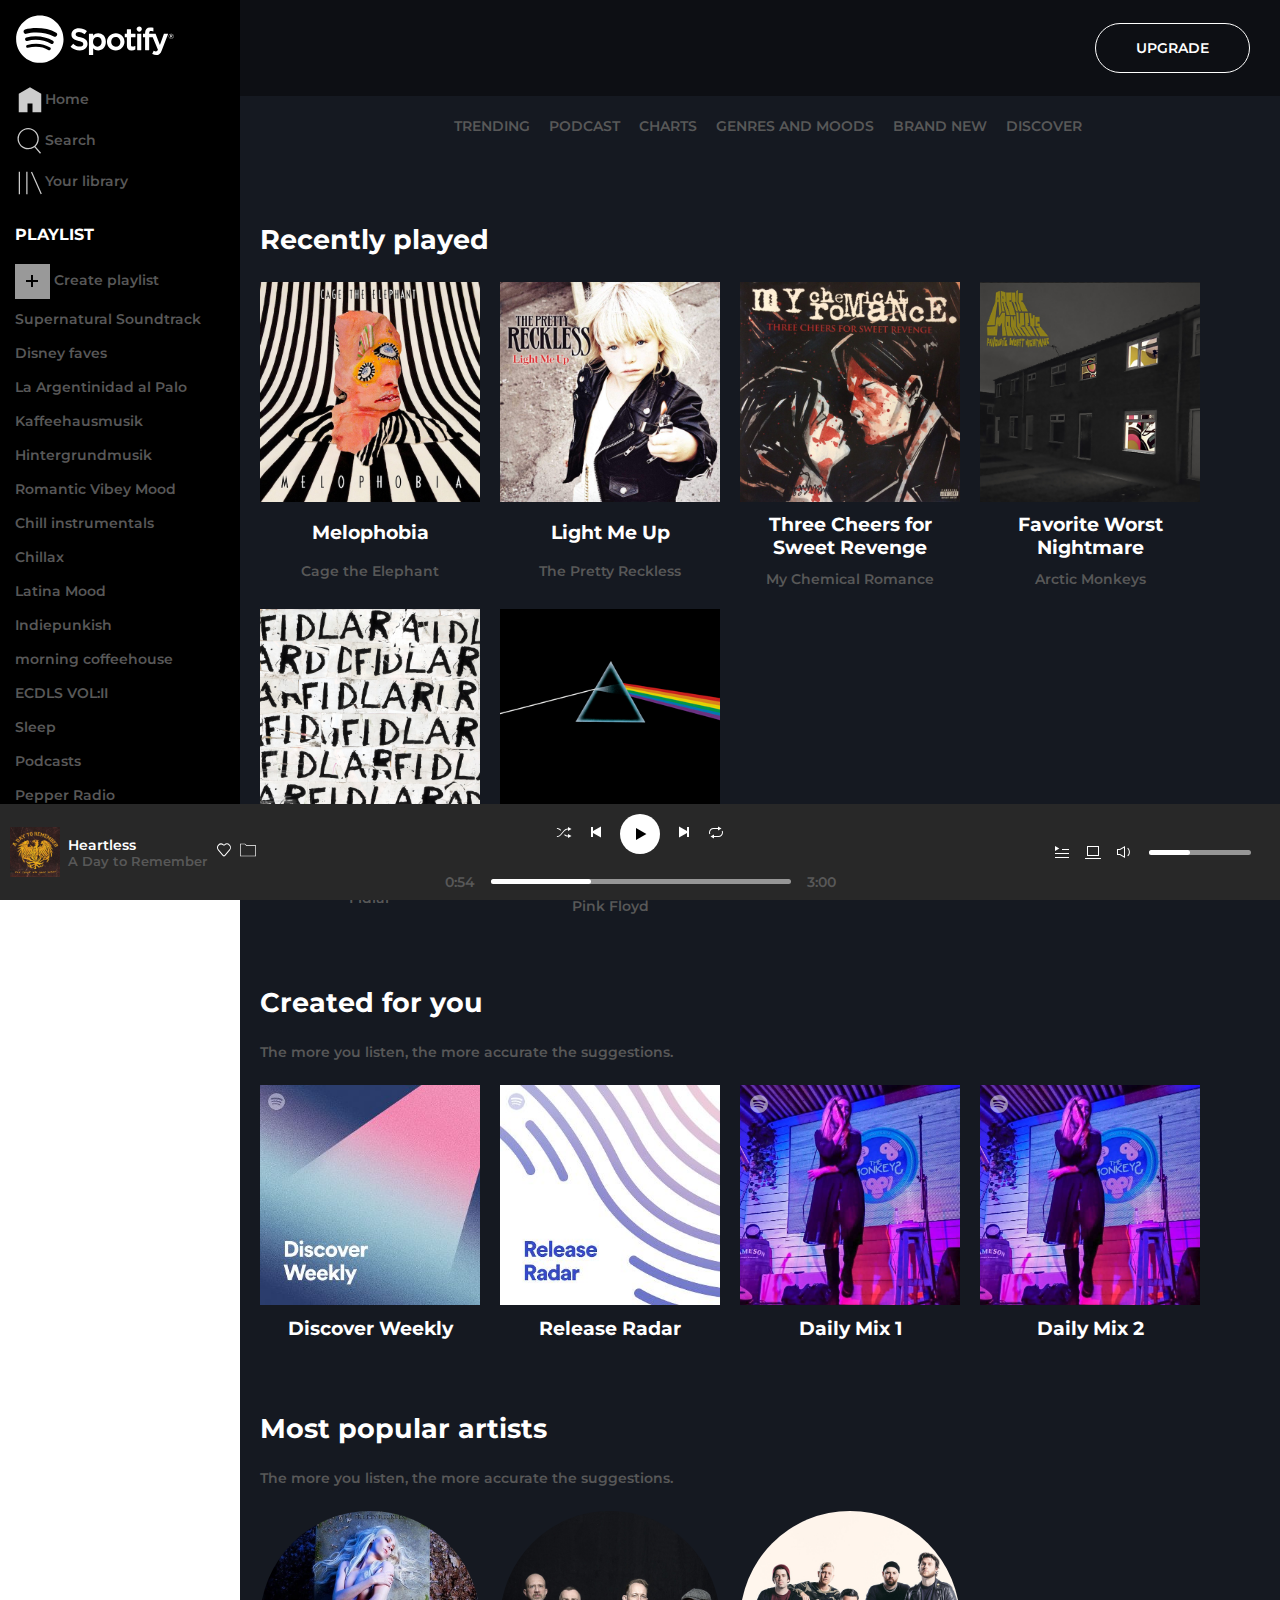
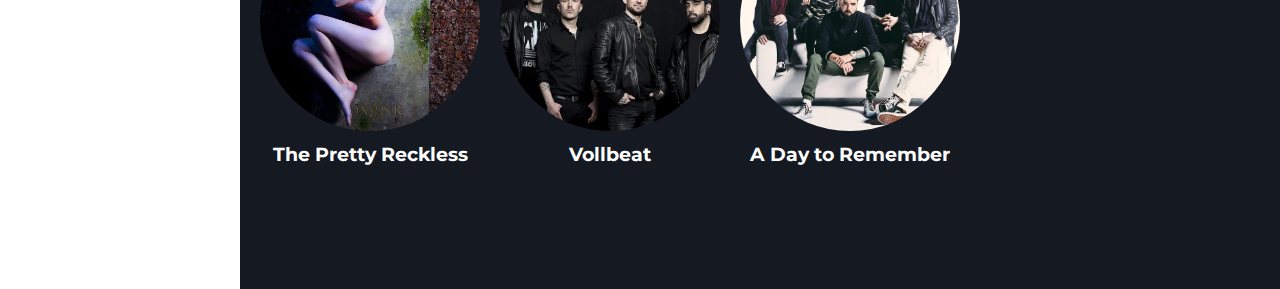
<file: index.html>
<!DOCTYPE html>
<html lang="en">
<head>
    <meta charset="UTF-8">
    <meta http-equiv="X-UA-Compatible" content="IE=edge">
    <meta name="viewport" content="width=device-width, initial-scale=1.0">
    <link rel="stylesheet" href="styles.css">
    <link rel="preconnect" href="https://fonts.googleapis.com">
<link rel="preconnect" href="https://fonts.gstatic.com" crossorigin>
<link href="https://fonts.googleapis.com/css2?family=Montserrat:wght@100;200;300;400;500;600;700;800&display=swap" rel="stylesheet">
    <title>Spotify</title>
    <link rel="shortcut icon" type="image/jpg" href="assets/img/favicon.ico"/>
</head>
<body>
    <section class="top-container">
        <nav class="side-bar">
            <div class="logo">
                <img id="main-logo" src="assets/img/logo.svg" alt="spotify-logo">
            </div>
            <div class="nav-bar-options">
                <ul class="side-nav-bar">
                    <li class="nav-bar-option"><a href="index.html"><img src="assets/img/home.svg" alt="home">Home</a></li>
                    <li class="nav-bar-option"><a href=""><img src="assets/img/search.svg" alt="search">Search</a></li>
                    <li class="nav-bar-option"><a href=""><img src="assets/img/libreria.svg" alt="libraries">Your library</a></li>
                </ul>
            </div>
            <div class="playlists">
                <h4 class="caps-lock">Playlist</h4>
                <a class="create-playlist" href="">
                    <svg class="plus" role="img" height="20" width="20" aria-hidden="true" view-box="0 0 16 16">
                        <path d="M14 7H9V2H7v5H2v2h5v5h2V9h5z"></path>
                        <path fill="none" d="M0 0h16v16H0z"></path>
                    </svg>
                    Create playlist
                </a> 
                <ul class="side-nav-bar playlists-list">
                    <li class="playlist">
                        <a href="">Supernatural Soundtrack</a>
                    </li>
                    <li class="playlist">
                        <a href="">Disney faves</a>
                    </li>
                    <li class="playlist">
                        <a href="">La Argentinidad al Palo</a>
                    </li>
                    <li class="playlist">
                        <a href="">Kaffeehausmusik</a>
                    </li>
                    <li class="playlist">
                        <a href="">Hintergrundmusik</a>
                    </li>
                    <li class="playlist">
                        <a href="">Romantic Vibey Mood</a>
                    </li>
                    <li class="playlist">
                        <a href="">Chill instrumentals</a>
                    </li>
                    <li class="playlist">
                        <a href="">Chillax</a>
                    </li>
                    <li class="playlist">
                        <a href="">Latina Mood</a>
                    </li>
                    <li class="playlist">
                        <a href="">Indiepunkish</a>
                    </li>
                    <li class="playlist">
                        <a href="">morning coffeehouse</a>
                    </li>
                    <li class="playlist">
                        <a href="">ECDLS VOL:II</a>
                    </li>
                    <li class="playlist">
                        <a href="">Sleep</a>
                    </li>
                    <li class="playlist">
                        <a href="">Podcasts</a>
                    </li>
                    <li class="playlist">
                        <a href="">Pepper Radio</a>
                    </li>
                    <li class="playlist">
                        <a href="">Rockhymnen</a>
                    </li>
                    <li class="playlist">
                        <a href="">Edgy vibes</a>
                    </li>
                    <li class="playlist">
                        <a href="">Previa</a>
                    </li>
                    <li class="playlist">
                        <a href="">Cheesy Weird S$&#</a>
                    </li>
                    <li class="playlist">
                        <a href="">Pop Mood</a>
                    </li>
                    <li class="playlist">
                        <a href="">sad lofi beats to study</a>
                    </li>
                    <li class="playlist">
                        <a href="">TB Melanco</a>
                    </li>
                    <li class="playlist">
                        <a href="">Try out (singing)</a>
                    </li>
                    <li class="playlist">
                        <a href="">Discover Weekly Picks</a>
                    </li>
                    <li class="playlist">
                        <a href="">Hype Upbeat</a>
                    </li>
                    <li class="playlist">
                        <a href="">Chill vibey covers</a>
                    </li>
                    <li class="playlist">
                        <a href="">Reading Soundtrack</a>
                    </li>
                    <li class="playlist">
                        <a href="">El CLUB de la Serpiente</a>
                    </li>
                </ul>  
            </div>
            <div class="install">
                <a class="install-app" href="">
                    <img src="assets/img/download.svg" alt="download">
                    Install app
                </a>
            </div>
            <div class="user">
                <a href="pages/profile.html">
                    <img class="round" src="assets/img/lexy.jpg" alt="lexy">
                    Alexa Maingard
                </a>
            </div>
        </nav>
        <main>
            <header>
                <a class="upgrade caps-lock" href="">Upgrade</a>
            </header>
            <section class="main-container">
                <nav class="home-nav caps-lock">
                    <a href="">Trending</a>
                    <a href="">Podcast</a>
                    <a href="">Charts</a>
                    <a href="">Genres and moods</a>
                    <a href="">Brand new</a>
                    <a href="">Discover</a>
                </nav>
                <div class="music-container">
                    <div class="music-row">
                        <h2>Recently played</h2>
                        <div class="artworks">
                            <div class="album">
                                <img src="assets/img/albums/cage.jpg" alt="melophobia">
                                <h3>Melophobia</h3>
                                <p>Cage the Elephant</p>
                                <div class="play-button-container">
                                    <a class="play-hover-button" href="pages/melophobia.html">
                                        <svg role="img" height="16" width="16" view-box="0 0 16 16">
                                            <path d="M4.018 14L14.41 8 4.018 2z"></path>
                                        </svg>
                                    </a>
                                </div>
                            </div>
                            <div class="album">
                                <img src="assets/img/albums/reckless.jpg" alt="light-me-up">
                                <h3>Light Me Up</h3>
                                <p>The Pretty Reckless</p>
                                <div class="play-button-container">
                                    <a class="play-hover-button" href="pages/light-me-up.html">
                                        <svg role="img" height="16" width="16" view-box="0 0 16 16">
                                            <path d="M4.018 14L14.41 8 4.018 2z"></path>
                                        </svg>
                                    </a>
                                </div>
                            </div>
                            <div class="album">
                                <img src="assets/img/albums/mc.jpg" alt="three-cheers-for-sweet-revenge">
                                <h3>Three Cheers for Sweet Revenge</h3>
                                <p>My Chemical Romance</p>
                                <div class="play-button-container">
                                    <a class="play-hover-button" href="pages/three-cheers.html">
                                        <svg role="img" height="16" width="16" view-box="0 0 16 16">
                                            <path d="M4.018 14L14.41 8 4.018 2z"></path>
                                        </svg>
                                    </a>
                                </div>
                            </div>
                            <div class="album">
                                <img src="assets/img/albums/arctic.jpg" alt="favorite-worst-nightmare">
                                <h3>Favorite Worst Nightmare</h3>
                                <p>Arctic Monkeys</p>
                                <div class="play-button-container">
                                    <a class="play-hover-button" href="pages/fav-worst-nightmare.html">
                                        <svg role="img" height="16" width="16" view-box="0 0 16 16">
                                            <path d="M4.018 14L14.41 8 4.018 2z"></path>
                                        </svg>
                                    </a>
                                </div>
                            </div>
                            <div class="album">
                                <img src="assets/img/albums/fidlar.jpg" alt="fidlar">
                                <h3>Fidlar</h3>
                                <p>Fidlar</p>
                                <div class="play-button-container">
                                    <a class="play-hover-button" href="pages/fidlar.html">
                                        <svg role="img" height="16" width="16" view-box="0 0 16 16">
                                            <path d="M4.018 14L14.41 8 4.018 2z"></path>
                                        </svg>
                                    </a>
                                </div>
                            </div>
                            <div class="album">
                                <img src="assets/img/albums/floyd.png" alt="dark-side-of-the-moon">
                                <h3>The Dark Side of the Moon</h3>
                                <p>Pink Floyd</p>
                                <div class="play-button-container">
                                    <a class="play-hover-button" href="pages/dark-side.html">
                                        <svg role="img" height="16" width="16" view-box="0 0 16 16">
                                            <path d="M4.018 14L14.41 8 4.018 2z"></path>
                                        </svg>
                                    </a>
                                </div>
                            </div>
                        </div>
                    </div>
                    <div class="music-row">
                        <h2>Created for you</h2>
                        <p>The more you listen, the more accurate the suggestions.</p>
                        <div class="artworks">
                            <div class="album">
                                <img src="assets/img/playlists/discover.jpg" alt="discover">
                                <h3>Discover Weekly</h3> 
                                <div class="play-button-container">
                                    <a class="play-hover-button" href="">
                                        <svg role="img" height="16" width="16" view-box="0 0 16 16">
                                            <path d="M4.018 14L14.41 8 4.018 2z"></path>
                                        </svg>
                                    </a>
                                </div>
                            </div>
                            <div class="album">
                                <img src="assets/img/playlists/radar.jpg" alt="radar">
                                <h3>Release Radar</h3>  
                                <div class="play-button-container">
                                    <a class="play-hover-button" href="">
                                        <svg role="img" height="16" width="16" view-box="0 0 16 16">
                                            <path d="M4.018 14L14.41 8 4.018 2z"></path>
                                        </svg>
                                    </a>
                                </div>                            
                            </div>
                            <div class="album">
                                <img src="assets/img/playlists/for-you.jpg" alt="for-you">
                                <h3>Daily Mix 1</h3>
                                <div class="small-logo-container">
                                    <img src="assets/img/logo-small.svg" alt="logo">
                                </div>
                                <div class="play-button-container">
                                    <a class="play-hover-button" href="">
                                        <svg role="img" height="16" width="16" view-box="0 0 16 16">
                                            <path d="M4.018 14L14.41 8 4.018 2z"></path>
                                        </svg>
                                    </a>
                                </div>
                            </div>
                            <div class="album">
                                <img src="assets/img/playlists/for-you.jpg" alt="for-you">
                                <h3>Daily Mix 2</h3>
                                <div class="small-logo-container">
                                    <img src="assets/img/logo-small.svg" alt="logo">
                                </div>
                                <div class="play-button-container">
                                    <a class="play-hover-button" href="">
                                        <svg role="img" height="16" width="16" view-box="0 0 16 16">
                                            <path d="M4.018 14L14.41 8 4.018 2z"></path>
                                        </svg>
                                    </a>
                                </div>
                            </div>
                        </div>
                    </div>
                    <div class="music-row">
                        <h2>Most popular artists</h2>
                        <p>The more you listen, the more accurate the suggestions.</p>
                        <div class="artists">
                            <div class="artist">
                                <img class="round" src="assets/img/artists/tpr.jpg" alt="TPR">
                                <h3>The Pretty Reckless</h3>
                                <div class="play-button-container round">
                                    <a class="play-hover-button" href="">
                                        <svg role="img" height="16" width="16" view-box="0 0 16 16">
                                            <path d="M4.018 14L14.41 8 4.018 2z"></path>
                                        </svg>
                                    </a>
                                </div>
                            </div>
                            <div class="artist">
                                <img class="round" src="assets/img/artists/vollbeat.jpg" alt="Vollbeat">
                                <h3>Vollbeat</h3>
                                <div class="play-button-container round">
                                    <a class="play-hover-button" href="">
                                        <svg role="img" height="16" width="16" view-box="0 0 16 16">
                                            <path d="M4.018 14L14.41 8 4.018 2z"></path>
                                        </svg>
                                    </a>
                                </div>
                            </div>
                            <div class="artist">
                                <img class="round" src="assets/img/artists/adtr.jpg" alt="ADTR">
                                <h3>A Day to Remember</h3>
                                <div class="play-button-container round">
                                    <a class="play-hover-button" href="">
                                        <svg role="img" height="16" width="16" view-box="0 0 16 16">
                                            <path d="M4.018 14L14.41 8 4.018 2z"></path>
                                        </svg>
                                    </a>
                                </div>
                            </div>
                        </div>
                    </div>
                    <div class="music-row">
                        &nbsp;
                    </div>
                </div>
            </section>
        </main>
    </section>
    <footer>
        <div class="playing">
            <img class="song-thumbnail" src="assets/img/playing.jpg" alt="playing">
            <div class="song">
                <a class="song-name" href="">Heartless</a>
                <a class="artist-name" href="">A Day to Remember</a>
            </div>
            <a class="like" href="">
                <svg role="img" height="16" width="16" view-box="0 0 16 16">
                    <path style="fill:#ffffff;" d="M13.764 2.727a4.057 4.057 0 00-5.488-.253.558.558 0 01-.31.112.531.531 0 01-.311-.112 4.054 4.054 0 00-5.487.253A4.05 4.05 0 00.974 5.61c0 1.089.424 2.113 1.168 2.855l4.462 5.223a1.791 1.791 0 002.726 0l4.435-5.195A4.052 4.052 0 0014.96 5.61a4.057 4.057 0 00-1.196-2.883zm-.722 5.098L8.58 13.048c-.307.36-.921.36-1.228 0L2.864 7.797a3.072 3.072 0 01-.905-2.187c0-.826.321-1.603.905-2.187a3.091 3.091 0 012.191-.913 3.05 3.05 0 011.957.709c.041.036.408.351.954.351.531 0 .906-.31.94-.34a3.075 3.075 0 014.161.192 3.1 3.1 0 01-.025 4.403z"></path>
                </svg>
            </a>
            <a class="save" href="">
                <img src="assets/img/folder.svg" alt="saved">
            </a>
        </div>
        <div class="player-controls">
            <div class="track-controls">
                <a class="shuffle" href="">
                    <svg role="img" height="16" width="16" view-box="0 0 16 16">
                        <path style="fill:#ffffff;" d="M4.5 6.8l.7-.8C4.1 4.7 2.5 4 .9 4v1c1.3 0 2.6.6 3.5 1.6l.1.2zm7.5 4.7c-1.2 0-2.3-.5-3.2-1.3l-.6.8c1 1 2.4 1.5 3.8 1.5V14l3.5-2-3.5-2v1.5zm0-6V7l3.5-2L12 3v1.5c-1.6 0-3.2.7-4.2 2l-3.4 3.9c-.9 1-2.2 1.6-3.5 1.6v1c1.6 0 3.2-.7 4.2-2l3.4-3.9c.9-1 2.2-1.6 3.5-1.6z"></path>
                    </svg>
                </a>
                <a class="prev-track" href="">
                    <svg role="img" height="16" width="16" view-box="0 0 16 16">
                        <path style="fill:#ffffff;" d="M13 2.5L5 7.119V3H3v10h2V8.881l8 4.619z"></path>
                    </svg>
                </a>
                <a class="play" href="">
                    <svg class="play-svg" role="img" height="16" width="16" view-box="0 0 16 16">
                        <path d="M4.018 14L14.41 8 4.018 2z"></path>
                    </svg>
                </a>
                <a class="next-track" href="">
                    <svg role="img" height="16" width="16" view-box="0 0 16 16">
                        <path style="fill:#ffffff;" d="M11 3v4.119L3 2.5v11l8-4.619V13h2V3z"></path>
                    </svg>
                </a>
                <a class="repeat" href="">
                    <svg role="img" height="16" width="16" view-box="0 0 16 16">
                        <path style="fill:#ffffff;" d="M5.5 5H10v1.5l3.5-2-3.5-2V4H5.5C3 4 1 6 1 8.5c0 .6.1 1.2.4 1.8l.9-.5C2.1 9.4 2 9 2 8.5 2 6.6 3.6 5 5.5 5zm9.1 1.7l-.9.5c.2.4.3.8.3 1.3 0 1.9-1.6 3.5-3.5 3.5H6v-1.5l-3.5 2 3.5 2V13h4.5C13 13 15 11 15 8.5c0-.6-.1-1.2-.4-1.8z"></path>
                    </svg>
                </a>
            </div>
            <div class="track-progress">
                <p>0:54</p>
                <div class="progress-bar">
                    <div class="inner-progress-bar">
                        &nbsp;
                    </div>
                </div>
                <p>3:00</p>
            </div>
        </div>
        <div class="player-options">
            <a class="queue" href="">
                <svg role="img" height="16" width="16" view-box="0 0 16 16">
                    <path style="fill:#ffffff;" d="M2 2v5l4.33-2.5L2 2zm0 12h14v-1H2v1zm0-4h14V9H2v1zm7-5v1h7V5H9z"></path>
                </svg>
            </a>
            <a class="device-connect" href="">
                <svg role="img" height="16" width="16" view-box="0 0 16 16">
                    <path style="fill:#ffffff;" d="M3.001 12h10c.55 0 1-.45 1-1V3c0-.55-.45-1-1-1h-10c-.55 0-1 .45-1 1v8c0 .55.45 1 1 1zm0-9h10v8h-10V3zm12.5 11H.5c-.275 0-.5.225-.5.5s.225.5.5.5h15.001c.275 0 .5-.225.5-.5s-.225-.5-.5-.5z"></path>
                    <path style="fill:#ffffff;" d="M3.001 12h10c.55 0 1-.45 1-1V3c0-.55-.45-1-1-1h-10c-.55 0-1 .45-1 1v8c0 .55.45 1 1 1zm0-9h10v8h-10V3zm12.5 11H.5c-.275 0-.5.225-.5.5s.225.5.5.5h15.001c.275 0 .5-.225.5-.5s-.225-.5-.5-.5z"></path>
                </svg>
            </a>
            <a class="mute-unmute" href="">
                <svg role="presentation" height="16" width="16" view-box="0 0 16 16">
                    <path style="fill:#ffffff;" d="M0 11.032v-6h2.802l5.198-3v12l-5.198-3H0zm7 1.27v-8.54l-3.929 2.27H1v4h2.071L7 12.302zm4.464-2.314q.401-.925.401-1.956 0-1.032-.4-1.957-.402-.924-1.124-1.623L11 3.69q.873.834 1.369 1.957.496 1.123.496 2.385 0 1.262-.496 2.385-.496 1.123-1.369 1.956l-.659-.762q.722-.698 1.123-1.623z"></path>
                </svg>
            </a>
            <div class="progress-bar">
                <div class="inner-progress-bar">
                    &nbsp;
                </div>
            </div>
        </div>     
    </footer>
</body>
</html>
</file>
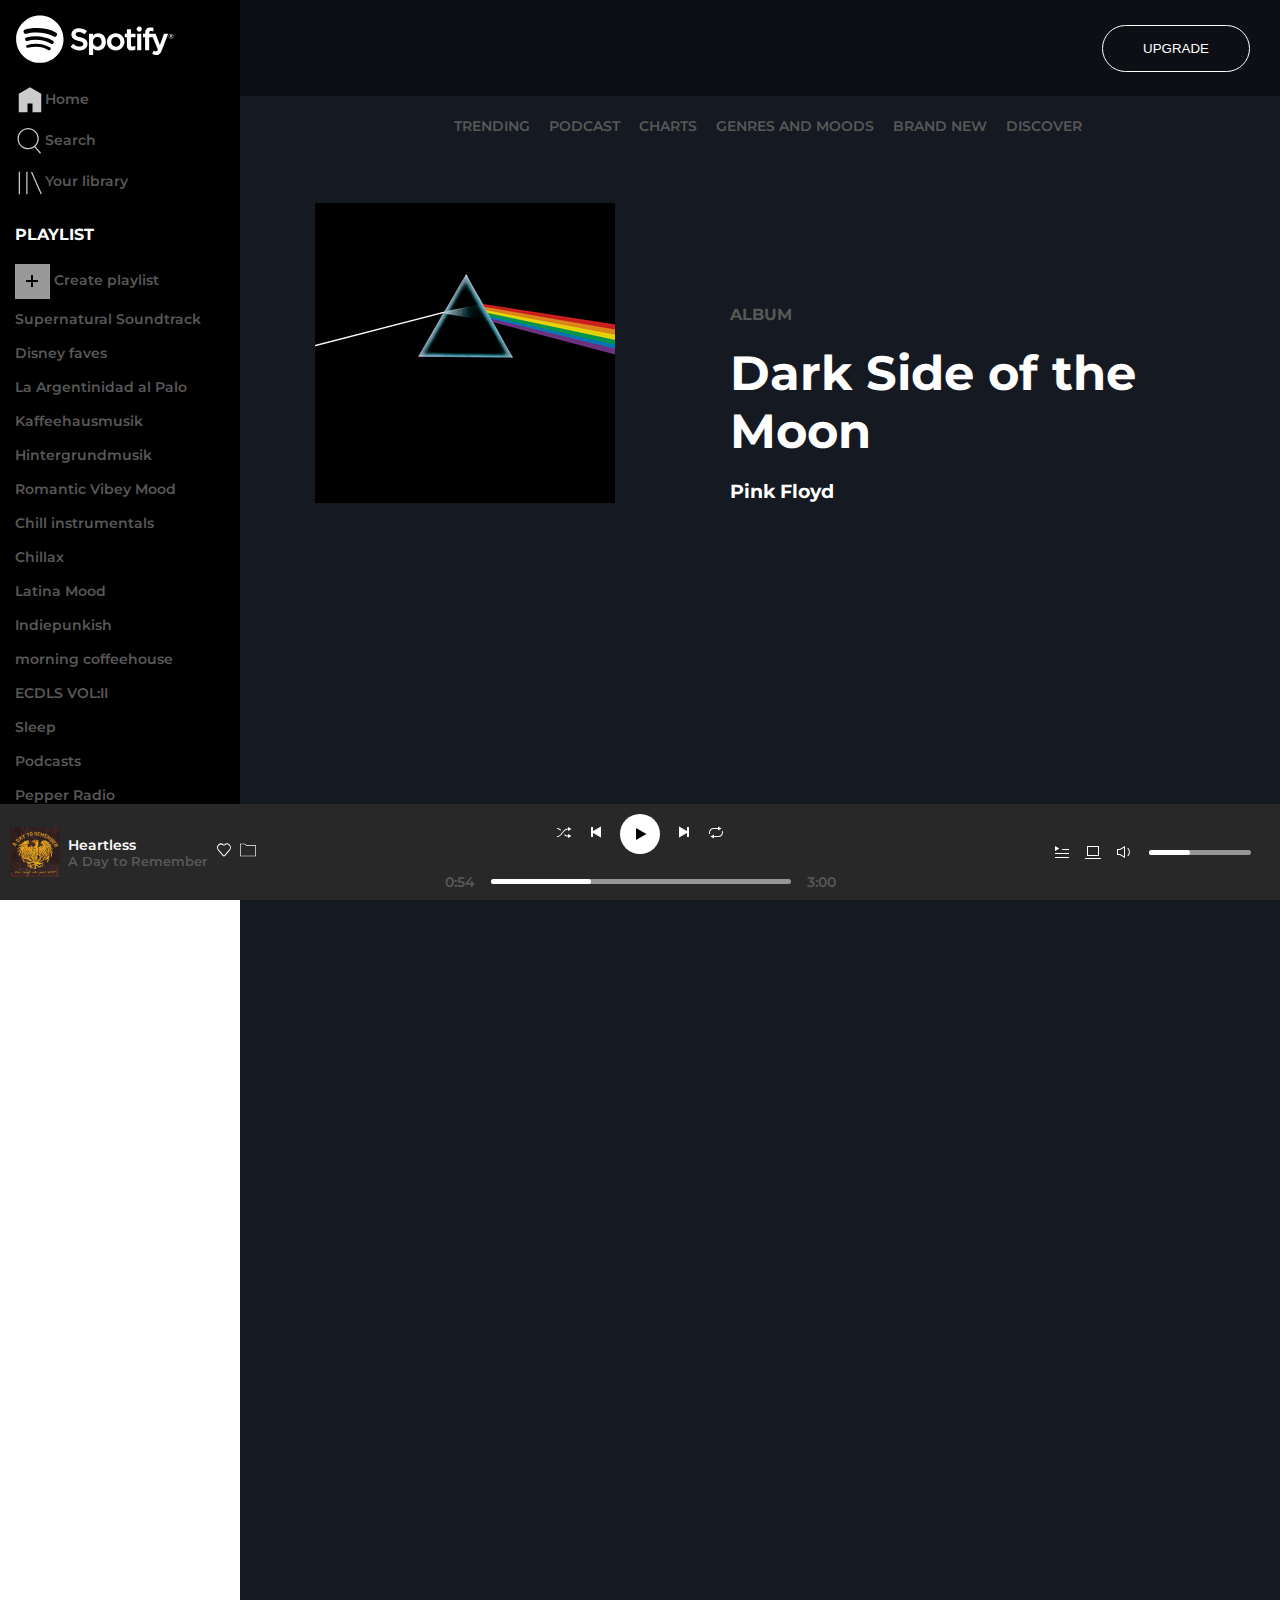
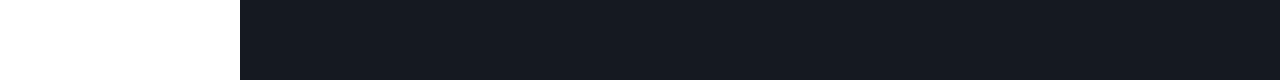
<file: pages/dark-side.html>
<!DOCTYPE html>
<html lang="en">
<head>
    <meta charset="UTF-8">
    <meta http-equiv="X-UA-Compatible" content="IE=edge">
    <meta name="viewport" content="width=device-width, initial-scale=1.0">
    <link rel="stylesheet" href="../styles.css">
    <link rel="stylesheet" href="pages.css">
    <link rel="preconnect" href="https://fonts.googleapis.com">
<link rel="preconnect" href="https://fonts.gstatic.com" crossorigin>
<link href="https://fonts.googleapis.com/css2?family=Montserrat:wght@100;200;300;400;500;600;700;800&display=swap" rel="stylesheet">
    <title>Spotify</title>
    <link rel="shortcut icon" type="image/jpg" href="../assets/img/favicon.ico"/>
</head>
<body>
    <section class="top-container">
        <nav class="side-bar">
            <div class="logo">
                <img id="main-logo" src="../assets/img/logo.svg" alt="spotify-logo">
            </div>
            <div class="nav-bar-options">
                <ul class="side-nav-bar">
                    <li class="nav-bar-option"><a href="../index.html"><img src="../assets/img/home.svg" alt="home">Home</a></li>
                    <li class="nav-bar-option"><a href=""><img src="../assets/img/search.svg" alt="search">Search</a></li>
                    <li class="nav-bar-option"><a href=""><img src="../assets/img/libreria.svg" alt="libraries">Your library</a></li>
                </ul>
            </div>
            <div class="playlists">
                <h4 class="caps-lock">Playlist</h4>
                <a class="create-playlist" href="">
                    <svg class="plus" role="img" height="20" width="20" aria-hidden="true" view-box="0 0 16 16">
                        <path d="M14 7H9V2H7v5H2v2h5v5h2V9h5z"></path>
                        <path fill="none" d="M0 0h16v16H0z"></path>
                    </svg>
                    Create playlist
                </a> 
                <ul class="side-nav-bar playlists-list">
                    <li class="playlist">
                        <a href="">Supernatural Soundtrack</a>
                    </li>
                    <li class="playlist">
                        <a href="">Disney faves</a>
                    </li>
                    <li class="playlist">
                        <a href="">La Argentinidad al Palo</a>
                    </li>
                    <li class="playlist">
                        <a href="">Kaffeehausmusik</a>
                    </li>
                    <li class="playlist">
                        <a href="">Hintergrundmusik</a>
                    </li>
                    <li class="playlist">
                        <a href="">Romantic Vibey Mood</a>
                    </li>
                    <li class="playlist">
                        <a href="">Chill instrumentals</a>
                    </li>
                    <li class="playlist">
                        <a href="">Chillax</a>
                    </li>
                    <li class="playlist">
                        <a href="">Latina Mood</a>
                    </li>
                    <li class="playlist">
                        <a href="">Indiepunkish</a>
                    </li>
                    <li class="playlist">
                        <a href="">morning coffeehouse</a>
                    </li>
                    <li class="playlist">
                        <a href="">ECDLS VOL:II</a>
                    </li>
                    <li class="playlist">
                        <a href="">Sleep</a>
                    </li>
                    <li class="playlist">
                        <a href="">Podcasts</a>
                    </li>
                    <li class="playlist">
                        <a href="">Pepper Radio</a>
                    </li>
                    <li class="playlist">
                        <a href="">Rockhymnen</a>
                    </li>
                    <li class="playlist">
                        <a href="">Edgy vibes</a>
                    </li>
                    <li class="playlist">
                        <a href="">Previa</a>
                    </li>
                    <li class="playlist">
                        <a href="">Cheesy Weird S$&#</a>
                    </li>
                    <li class="playlist">
                        <a href="">Pop Mood</a>
                    </li>
                    <li class="playlist">
                        <a href="">sad lofi beats to study</a>
                    </li>
                    <li class="playlist">
                        <a href="">TB Melanco</a>
                    </li>
                    <li class="playlist">
                        <a href="">Try out (singing)</a>
                    </li>
                    <li class="playlist">
                        <a href="">Discover Weekly Picks</a>
                    </li>
                    <li class="playlist">
                        <a href="">Hype Upbeat</a>
                    </li>
                    <li class="playlist">
                        <a href="">Chill vibey covers</a>
                    </li>
                    <li class="playlist">
                        <a href="">Reading Soundtrack</a>
                    </li>
                    <li class="playlist">
                        <a href="">El CLUB de la Serpiente</a>
                    </li>
                </ul>  
            </div>
            <div class="install">
                <a class="install-app" href="">
                    <img src="../assets/img/download.svg" alt="download">
                    Install app
                </a>
            </div>
            <div class="user">
                <a href="../pages/profile.html">
                    <img class="round" src="../assets/img/lexy.jpg" alt="lexy">
                    Alexa Maingard
                </a>
            </div>
        </nav>
        <main>
            <header>
                <button class="upgrade caps-lock">
                    Upgrade
                </button>
            </header>
            <section class="main-container">
                <nav class="home-nav caps-lock">
                    <a href="">Trending</a>
                    <a href="">Podcast</a>
                    <a href="">Charts</a>
                    <a href="">Genres and moods</a>
                    <a href="">Brand new</a>
                    <a href="">Discover</a>
                </nav>
                <div class="album-container">
                    <div class="album-details">
                        <img src="../assets/img/albums/floyd.png" alt="dark-side-of-the-moon">
                        <div class="album-info">
                            <h4 class="caps-lock">Album</h4>
                            <h1>Dark Side of the Moon</h1>
                            <h3>Pink Floyd</h3>
                        </div>
                    </div>
                    <div class="album-tracks">
                        <iframe src="https://open.spotify.com/embed/track/4rQYDXfKFikLX4ad674jhg?theme=0" width="100%" height="80" frameBorder="0" allowfullscreen="" allow="autoplay; clipboard-write; encrypted-media; fullscreen; picture-in-picture"></iframe>
                        <iframe src="https://open.spotify.com/embed/track/3zJRvtQkHQRTNEXSY8jQPR?theme=0" width="100%" height="80" frameBorder="0" allowfullscreen="" allow="autoplay; clipboard-write; encrypted-media; fullscreen; picture-in-picture"></iframe>
                        <iframe src="https://open.spotify.com/embed/track/51rylCDfKusBQcpo2iem6u?theme=0" width="100%" height="80" frameBorder="0" allowfullscreen="" allow="autoplay; clipboard-write; encrypted-media; fullscreen; picture-in-picture"></iframe>
                        <iframe src="https://open.spotify.com/embed/track/4xHWH1jwV5j4mBYRhxPbwZ?theme=0" width="100%" height="80" frameBorder="0" allowfullscreen="" allow="autoplay; clipboard-write; encrypted-media; fullscreen; picture-in-picture"></iframe>
                        <iframe src="https://open.spotify.com/embed/track/25tZHMv3ctlzqDaHAeuU9c?theme=0" width="100%" height="80" frameBorder="0" allowfullscreen="" allow="autoplay; clipboard-write; encrypted-media; fullscreen; picture-in-picture"></iframe>
                        <iframe src="https://open.spotify.com/embed/track/7Gx2q0ueNwvDp2BOZYGCMO?theme=0" width="100%" height="80" frameBorder="0" allowfullscreen="" allow="autoplay; clipboard-write; encrypted-media; fullscreen; picture-in-picture"></iframe>
                        <iframe src="https://open.spotify.com/embed/track/626wlz3bovvpH06PYht5R0?theme=0" width="100%" height="80" frameBorder="0" allowfullscreen="" allow="autoplay; clipboard-write; encrypted-media; fullscreen; picture-in-picture"></iframe>
                        <iframe src="https://open.spotify.com/embed/track/1wGoqD0vrf7njGvxm8CEf5?theme=0" width="100%" height="80" frameBorder="0" allowfullscreen="" allow="autoplay; clipboard-write; encrypted-media; fullscreen; picture-in-picture"></iframe>
                        <iframe src="https://open.spotify.com/embed/track/7EUEl5wJb8VI777UAUvRnH?theme=0" width="100%" height="80" frameBorder="0" allowfullscreen="" allow="autoplay; clipboard-write; encrypted-media; fullscreen; picture-in-picture"></iframe>
                        <iframe src="https://open.spotify.com/embed/track/3Z2RsIdWm4BNbT0LsFBuoN?theme=0" width="100%" height="80" frameBorder="0" allowfullscreen="" allow="autoplay; clipboard-write; encrypted-media; fullscreen; picture-in-picture"></iframe>
                    </div>
                </div> 
                <div class="music-row">
                    &nbsp;
                </div>
            </section>
        </main>
    </section>
    <footer>
        <div class="playing">
            <img class="song-thumbnail" src="../assets/img/playing.jpg" alt="playing">
            <div class="song">
                <a class="song-name" href="">Heartless</a>
                <a class="artist-name" href="">A Day to Remember</a>
            </div>
            <a class="like" href="">
                <svg role="img" height="16" width="16" view-box="0 0 16 16">
                    <path style="fill:#ffffff;" d="M13.764 2.727a4.057 4.057 0 00-5.488-.253.558.558 0 01-.31.112.531.531 0 01-.311-.112 4.054 4.054 0 00-5.487.253A4.05 4.05 0 00.974 5.61c0 1.089.424 2.113 1.168 2.855l4.462 5.223a1.791 1.791 0 002.726 0l4.435-5.195A4.052 4.052 0 0014.96 5.61a4.057 4.057 0 00-1.196-2.883zm-.722 5.098L8.58 13.048c-.307.36-.921.36-1.228 0L2.864 7.797a3.072 3.072 0 01-.905-2.187c0-.826.321-1.603.905-2.187a3.091 3.091 0 012.191-.913 3.05 3.05 0 011.957.709c.041.036.408.351.954.351.531 0 .906-.31.94-.34a3.075 3.075 0 014.161.192 3.1 3.1 0 01-.025 4.403z"></path>
                </svg>
            </a>
            <a class="save" href="">
                <img src="../assets/img/folder.svg" alt="saved">
            </a>
        </div>
        <div class="player-controls">
            <div class="track-controls">
                <a class="shuffle" href="">
                    <svg role="img" height="16" width="16" view-box="0 0 16 16">
                        <path style="fill:#ffffff;" d="M4.5 6.8l.7-.8C4.1 4.7 2.5 4 .9 4v1c1.3 0 2.6.6 3.5 1.6l.1.2zm7.5 4.7c-1.2 0-2.3-.5-3.2-1.3l-.6.8c1 1 2.4 1.5 3.8 1.5V14l3.5-2-3.5-2v1.5zm0-6V7l3.5-2L12 3v1.5c-1.6 0-3.2.7-4.2 2l-3.4 3.9c-.9 1-2.2 1.6-3.5 1.6v1c1.6 0 3.2-.7 4.2-2l3.4-3.9c.9-1 2.2-1.6 3.5-1.6z"></path>
                    </svg>
                </a>
                <a class="prev-track" href="">
                    <svg role="img" height="16" width="16" view-box="0 0 16 16">
                        <path style="fill:#ffffff;" d="M13 2.5L5 7.119V3H3v10h2V8.881l8 4.619z"></path>
                    </svg>
                </a>
                <a class="play" href="">
                    <svg class="play-svg" role="img" height="16" width="16" view-box="0 0 16 16">
                        <path d="M4.018 14L14.41 8 4.018 2z"></path>
                    </svg>
                </a>
                <a class="next-track" href="">
                    <svg role="img" height="16" width="16" view-box="0 0 16 16">
                        <path style="fill:#ffffff;" d="M11 3v4.119L3 2.5v11l8-4.619V13h2V3z"></path>
                    </svg>
                </a>
                <a class="repeat" href="">
                    <svg role="img" height="16" width="16" view-box="0 0 16 16">
                        <path style="fill:#ffffff;" d="M5.5 5H10v1.5l3.5-2-3.5-2V4H5.5C3 4 1 6 1 8.5c0 .6.1 1.2.4 1.8l.9-.5C2.1 9.4 2 9 2 8.5 2 6.6 3.6 5 5.5 5zm9.1 1.7l-.9.5c.2.4.3.8.3 1.3 0 1.9-1.6 3.5-3.5 3.5H6v-1.5l-3.5 2 3.5 2V13h4.5C13 13 15 11 15 8.5c0-.6-.1-1.2-.4-1.8z"></path>
                    </svg>
                </a>
            </div>
            <div class="track-progress">
                <p>0:54</p>
                <div class="progress-bar">
                    <div class="inner-progress-bar">
                        &nbsp;
                    </div>
                </div>
                <p>3:00</p>
            </div>
        </div>
        <div class="player-options">
            <a class="queue" href="">
                <svg role="img" height="16" width="16" view-box="0 0 16 16">
                    <path style="fill:#ffffff;" d="M2 2v5l4.33-2.5L2 2zm0 12h14v-1H2v1zm0-4h14V9H2v1zm7-5v1h7V5H9z"></path>
                </svg>
            </a>
            <a class="device-connect" href="">
                <svg role="img" height="16" width="16" view-box="0 0 16 16">
                    <path style="fill:#ffffff;" d="M3.001 12h10c.55 0 1-.45 1-1V3c0-.55-.45-1-1-1h-10c-.55 0-1 .45-1 1v8c0 .55.45 1 1 1zm0-9h10v8h-10V3zm12.5 11H.5c-.275 0-.5.225-.5.5s.225.5.5.5h15.001c.275 0 .5-.225.5-.5s-.225-.5-.5-.5z"></path>
                    <path style="fill:#ffffff;" d="M3.001 12h10c.55 0 1-.45 1-1V3c0-.55-.45-1-1-1h-10c-.55 0-1 .45-1 1v8c0 .55.45 1 1 1zm0-9h10v8h-10V3zm12.5 11H.5c-.275 0-.5.225-.5.5s.225.5.5.5h15.001c.275 0 .5-.225.5-.5s-.225-.5-.5-.5z"></path>
                </svg>
            </a>
            <a class="mute-unmute" href="">
                <svg role="presentation" height="16" width="16" view-box="0 0 16 16">
                    <path style="fill:#ffffff;" d="M0 11.032v-6h2.802l5.198-3v12l-5.198-3H0zm7 1.27v-8.54l-3.929 2.27H1v4h2.071L7 12.302zm4.464-2.314q.401-.925.401-1.956 0-1.032-.4-1.957-.402-.924-1.124-1.623L11 3.69q.873.834 1.369 1.957.496 1.123.496 2.385 0 1.262-.496 2.385-.496 1.123-1.369 1.956l-.659-.762q.722-.698 1.123-1.623z"></path>
                </svg>
            </a>
            <div class="progress-bar">
                <div class="inner-progress-bar">
                    &nbsp;
                </div>
            </div>
        </div>     
    </footer>
</body>
</html>
</file>
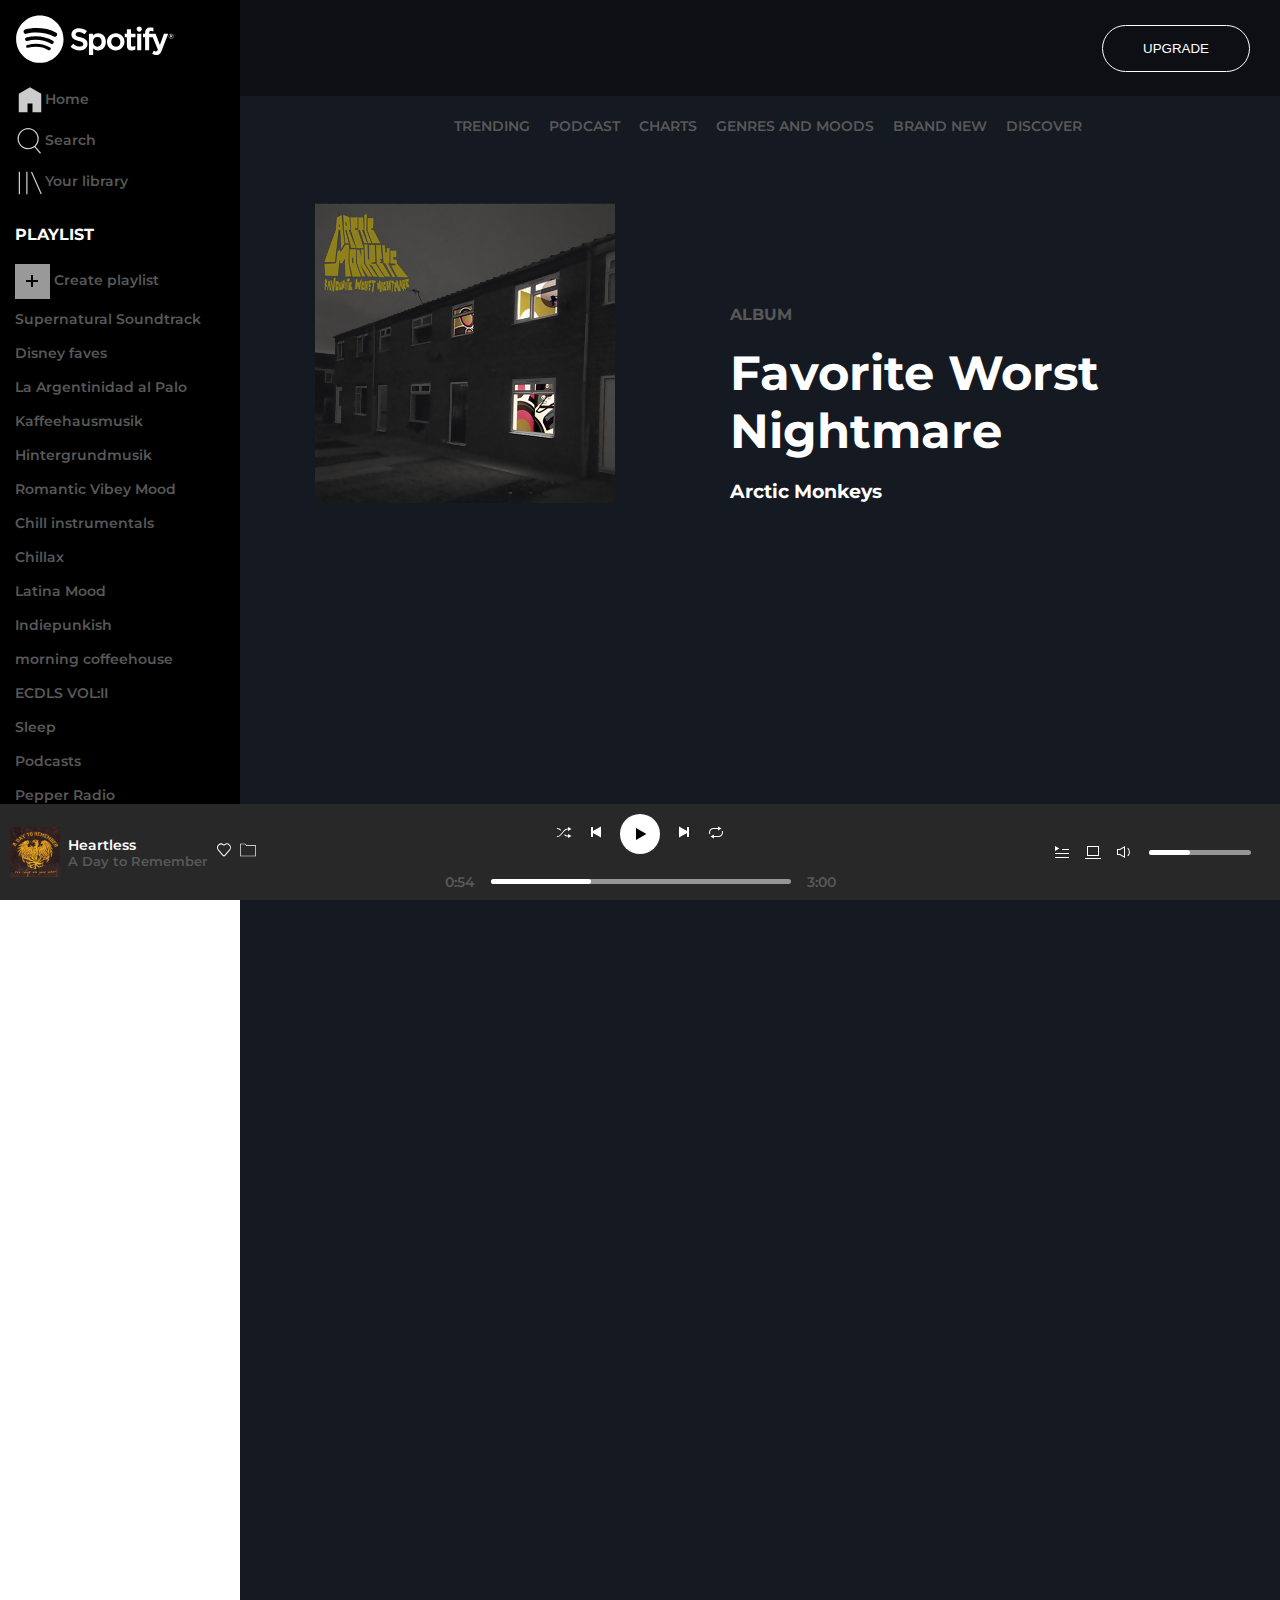
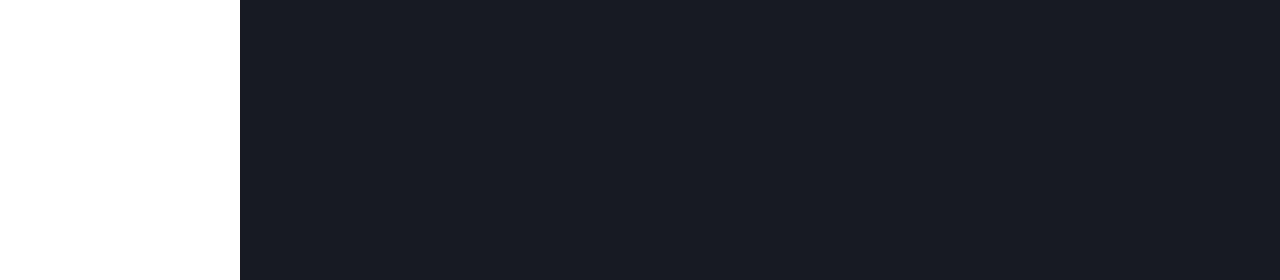
<file: pages/fav-worst-nightmare.html>
<!DOCTYPE html>
<html lang="en">
<head>
    <meta charset="UTF-8">
    <meta http-equiv="X-UA-Compatible" content="IE=edge">
    <meta name="viewport" content="width=device-width, initial-scale=1.0">
    <link rel="stylesheet" href="../styles.css">
    <link rel="stylesheet" href="pages.css">
    <link rel="preconnect" href="https://fonts.googleapis.com">
<link rel="preconnect" href="https://fonts.gstatic.com" crossorigin>
<link href="https://fonts.googleapis.com/css2?family=Montserrat:wght@100;200;300;400;500;600;700;800&display=swap" rel="stylesheet">
    <title>Spotify</title>
    <link rel="shortcut icon" type="image/jpg" href="../assets/img/favicon.ico"/>
</head>
<body>
    <section class="top-container">
        <nav class="side-bar">
            <div class="logo">
                <img id="main-logo" src="../assets/img/logo.svg" alt="spotify-logo">
            </div>
            <div class="nav-bar-options">
                <ul class="side-nav-bar">
                    <li class="nav-bar-option"><a href="../index.html"><img src="../assets/img/home.svg" alt="home">Home</a></li>
                    <li class="nav-bar-option"><a href=""><img src="../assets/img/search.svg" alt="search">Search</a></li>
                    <li class="nav-bar-option"><a href=""><img src="../assets/img/libreria.svg" alt="libraries">Your library</a></li>
                </ul>
            </div>
            <div class="playlists">
                <h4 class="caps-lock">Playlist</h4>
                <a class="create-playlist" href="">
                    <svg class="plus" role="img" height="20" width="20" aria-hidden="true" view-box="0 0 16 16">
                        <path d="M14 7H9V2H7v5H2v2h5v5h2V9h5z"></path>
                        <path fill="none" d="M0 0h16v16H0z"></path>
                    </svg>
                    Create playlist
                </a> 
                <ul class="side-nav-bar playlists-list">
                    <li class="playlist">
                        <a href="">Supernatural Soundtrack</a>
                    </li>
                    <li class="playlist">
                        <a href="">Disney faves</a>
                    </li>
                    <li class="playlist">
                        <a href="">La Argentinidad al Palo</a>
                    </li>
                    <li class="playlist">
                        <a href="">Kaffeehausmusik</a>
                    </li>
                    <li class="playlist">
                        <a href="">Hintergrundmusik</a>
                    </li>
                    <li class="playlist">
                        <a href="">Romantic Vibey Mood</a>
                    </li>
                    <li class="playlist">
                        <a href="">Chill instrumentals</a>
                    </li>
                    <li class="playlist">
                        <a href="">Chillax</a>
                    </li>
                    <li class="playlist">
                        <a href="">Latina Mood</a>
                    </li>
                    <li class="playlist">
                        <a href="">Indiepunkish</a>
                    </li>
                    <li class="playlist">
                        <a href="">morning coffeehouse</a>
                    </li>
                    <li class="playlist">
                        <a href="">ECDLS VOL:II</a>
                    </li>
                    <li class="playlist">
                        <a href="">Sleep</a>
                    </li>
                    <li class="playlist">
                        <a href="">Podcasts</a>
                    </li>
                    <li class="playlist">
                        <a href="">Pepper Radio</a>
                    </li>
                    <li class="playlist">
                        <a href="">Rockhymnen</a>
                    </li>
                    <li class="playlist">
                        <a href="">Edgy vibes</a>
                    </li>
                    <li class="playlist">
                        <a href="">Previa</a>
                    </li>
                    <li class="playlist">
                        <a href="">Cheesy Weird S$&#</a>
                    </li>
                    <li class="playlist">
                        <a href="">Pop Mood</a>
                    </li>
                    <li class="playlist">
                        <a href="">sad lofi beats to study</a>
                    </li>
                    <li class="playlist">
                        <a href="">TB Melanco</a>
                    </li>
                    <li class="playlist">
                        <a href="">Try out (singing)</a>
                    </li>
                    <li class="playlist">
                        <a href="">Discover Weekly Picks</a>
                    </li>
                    <li class="playlist">
                        <a href="">Hype Upbeat</a>
                    </li>
                    <li class="playlist">
                        <a href="">Chill vibey covers</a>
                    </li>
                    <li class="playlist">
                        <a href="">Reading Soundtrack</a>
                    </li>
                    <li class="playlist">
                        <a href="">El CLUB de la Serpiente</a>
                    </li>
                </ul>  
            </div>
            <div class="install">
                <a class="install-app" href="">
                    <img src="../assets/img/download.svg" alt="download">
                    Install app
                </a>
            </div>
            <div class="user">
                <a href="../pages/profile.html">
                    <img class="round" src="../assets/img/lexy.jpg" alt="lexy">
                    Alexa Maingard
                </a>
            </div>
        </nav>
        <main>
            <header>
                <button class="upgrade caps-lock">
                    Upgrade
                </button>
            </header>
            <section class="main-container">
                <nav class="home-nav caps-lock">
                    <a href="">Trending</a>
                    <a href="">Podcast</a>
                    <a href="">Charts</a>
                    <a href="">Genres and moods</a>
                    <a href="">Brand new</a>
                    <a href="">Discover</a>
                </nav>
                <div class="album-container">
                    <div class="album-details">
                        <img src="../assets/img/albums/arctic.jpg" alt="favorite-worst-nightmare">
                        <div class="album-info">
                            <h4 class="caps-lock">Album</h4>
                            <h1>Favorite Worst Nightmare</h1>
                            <h3>Arctic Monkeys</h3>
                        </div>
                    </div>
                    <div class="album-tracks">
                        <iframe src="https://open.spotify.com/embed/track/7f9I5WdyXm5q1XqnSYgQZb?theme=0" width="100%" height="80" frameBorder="0" allowfullscreen="" allow="autoplay; clipboard-write; encrypted-media; fullscreen; picture-in-picture"></iframe>
                        <iframe src="https://open.spotify.com/embed/track/5kxVyCgEUND7E2QKG7JmoF?theme=0" width="100%" height="80" frameBorder="0" allowfullscreen="" allow="autoplay; clipboard-write; encrypted-media; fullscreen; picture-in-picture"></iframe>
                        <iframe src="https://open.spotify.com/embed/track/5RrHzXKmwVd5BCq4UzyJPd?theme=0" width="100%" height="80" frameBorder="0" allowfullscreen="" allow="autoplay; clipboard-write; encrypted-media; fullscreen; picture-in-picture"></iframe>
                        <iframe src="https://open.spotify.com/embed/track/0ftMOhVfFm5Wbs5sZdEtsC?theme=0" width="100%" height="80" frameBorder="0" allowfullscreen="" allow="autoplay; clipboard-write; encrypted-media; fullscreen; picture-in-picture"></iframe>
                        <iframe src="https://open.spotify.com/embed/track/2x8evxqUlF0eRabbW2JBJd?theme=0" width="100%" height="80" frameBorder="0" allowfullscreen="" allow="autoplay; clipboard-write; encrypted-media; fullscreen; picture-in-picture"></iframe>
                        <iframe src="https://open.spotify.com/embed/track/71ytDkCnYc11VRiRCrhDHX?theme=0" width="100%" height="80" frameBorder="0" allowfullscreen="" allow="autoplay; clipboard-write; encrypted-media; fullscreen; picture-in-picture"></iframe>
                        <iframe src="https://open.spotify.com/embed/track/2BqfIlpahcebJPeu1IUTEo?theme=0" width="100%" height="80" frameBorder="0" allowfullscreen="" allow="autoplay; clipboard-write; encrypted-media; fullscreen; picture-in-picture"></iframe>
                        <iframe src="https://open.spotify.com/embed/track/0DKvcH4SCRdhVYTxStKx9h?theme=0" width="100%" height="80" frameBorder="0" allowfullscreen="" allow="autoplay; clipboard-write; encrypted-media; fullscreen; picture-in-picture"></iframe>
                        <iframe src="https://open.spotify.com/embed/track/0idZZsnM7nuSYanlpKTuwV?theme=0" width="100%" height="80" frameBorder="0" allowfullscreen="" allow="autoplay; clipboard-write; encrypted-media; fullscreen; picture-in-picture"></iframe>
                        <iframe src="https://open.spotify.com/embed/track/4N2yjWLIxZjOXDrCu2VlJe?theme=0" width="100%" height="80" frameBorder="0" allowfullscreen="" allow="autoplay; clipboard-write; encrypted-media; fullscreen; picture-in-picture"></iframe>
                        <iframe src="https://open.spotify.com/embed/track/5KGbRvZyVyKP2AEJMHErB4?theme=0" width="100%" height="80" frameBorder="0" allowfullscreen="" allow="autoplay; clipboard-write; encrypted-media; fullscreen; picture-in-picture"></iframe>
                        <iframe src="https://open.spotify.com/embed/track/0BxE4FqsDD1Ot4YuBXwAPp?theme=0" width="100%" height="80" frameBorder="0" allowfullscreen="" allow="autoplay; clipboard-write; encrypted-media; fullscreen; picture-in-picture"></iframe>
                    </div>
                </div> 
                <div class="music-row">
                    &nbsp;
                </div>
            </section>
        </main>
    </section>
    <footer>
        <div class="playing">
            <img class="song-thumbnail" src="../assets/img/playing.jpg" alt="playing">
            <div class="song">
                <a class="song-name" href="">Heartless</a>
                <a class="artist-name" href="">A Day to Remember</a>
            </div>
            <a class="like" href="">
                <svg role="img" height="16" width="16" view-box="0 0 16 16">
                    <path style="fill:#ffffff;" d="M13.764 2.727a4.057 4.057 0 00-5.488-.253.558.558 0 01-.31.112.531.531 0 01-.311-.112 4.054 4.054 0 00-5.487.253A4.05 4.05 0 00.974 5.61c0 1.089.424 2.113 1.168 2.855l4.462 5.223a1.791 1.791 0 002.726 0l4.435-5.195A4.052 4.052 0 0014.96 5.61a4.057 4.057 0 00-1.196-2.883zm-.722 5.098L8.58 13.048c-.307.36-.921.36-1.228 0L2.864 7.797a3.072 3.072 0 01-.905-2.187c0-.826.321-1.603.905-2.187a3.091 3.091 0 012.191-.913 3.05 3.05 0 011.957.709c.041.036.408.351.954.351.531 0 .906-.31.94-.34a3.075 3.075 0 014.161.192 3.1 3.1 0 01-.025 4.403z"></path>
                </svg>
            </a>
            <a class="save" href="">
                <img src="../assets/img/folder.svg" alt="saved">
            </a>
        </div>
        <div class="player-controls">
            <div class="track-controls">
                <a class="shuffle" href="">
                    <svg role="img" height="16" width="16" view-box="0 0 16 16">
                        <path style="fill:#ffffff;" d="M4.5 6.8l.7-.8C4.1 4.7 2.5 4 .9 4v1c1.3 0 2.6.6 3.5 1.6l.1.2zm7.5 4.7c-1.2 0-2.3-.5-3.2-1.3l-.6.8c1 1 2.4 1.5 3.8 1.5V14l3.5-2-3.5-2v1.5zm0-6V7l3.5-2L12 3v1.5c-1.6 0-3.2.7-4.2 2l-3.4 3.9c-.9 1-2.2 1.6-3.5 1.6v1c1.6 0 3.2-.7 4.2-2l3.4-3.9c.9-1 2.2-1.6 3.5-1.6z"></path>
                    </svg>
                </a>
                <a class="prev-track" href="">
                    <svg role="img" height="16" width="16" view-box="0 0 16 16">
                        <path style="fill:#ffffff;" d="M13 2.5L5 7.119V3H3v10h2V8.881l8 4.619z"></path>
                    </svg>
                </a>
                <a class="play" href="">
                    <svg class="play-svg" role="img" height="16" width="16" view-box="0 0 16 16">
                        <path d="M4.018 14L14.41 8 4.018 2z"></path>
                    </svg>
                </a>
                <a class="next-track" href="">
                    <svg role="img" height="16" width="16" view-box="0 0 16 16">
                        <path style="fill:#ffffff;" d="M11 3v4.119L3 2.5v11l8-4.619V13h2V3z"></path>
                    </svg>
                </a>
                <a class="repeat" href="">
                    <svg role="img" height="16" width="16" view-box="0 0 16 16">
                        <path style="fill:#ffffff;" d="M5.5 5H10v1.5l3.5-2-3.5-2V4H5.5C3 4 1 6 1 8.5c0 .6.1 1.2.4 1.8l.9-.5C2.1 9.4 2 9 2 8.5 2 6.6 3.6 5 5.5 5zm9.1 1.7l-.9.5c.2.4.3.8.3 1.3 0 1.9-1.6 3.5-3.5 3.5H6v-1.5l-3.5 2 3.5 2V13h4.5C13 13 15 11 15 8.5c0-.6-.1-1.2-.4-1.8z"></path>
                    </svg>
                </a>
            </div>
            <div class="track-progress">
                <p>0:54</p>
                <div class="progress-bar">
                    <div class="inner-progress-bar">
                        &nbsp;
                    </div>
                </div>
                <p>3:00</p>
            </div>
        </div>
        <div class="player-options">
            <a class="queue" href="">
                <svg role="img" height="16" width="16" view-box="0 0 16 16">
                    <path style="fill:#ffffff;" d="M2 2v5l4.33-2.5L2 2zm0 12h14v-1H2v1zm0-4h14V9H2v1zm7-5v1h7V5H9z"></path>
                </svg>
            </a>
            <a class="device-connect" href="">
                <svg role="img" height="16" width="16" view-box="0 0 16 16">
                    <path style="fill:#ffffff;" d="M3.001 12h10c.55 0 1-.45 1-1V3c0-.55-.45-1-1-1h-10c-.55 0-1 .45-1 1v8c0 .55.45 1 1 1zm0-9h10v8h-10V3zm12.5 11H.5c-.275 0-.5.225-.5.5s.225.5.5.5h15.001c.275 0 .5-.225.5-.5s-.225-.5-.5-.5z"></path>
                    <path style="fill:#ffffff;" d="M3.001 12h10c.55 0 1-.45 1-1V3c0-.55-.45-1-1-1h-10c-.55 0-1 .45-1 1v8c0 .55.45 1 1 1zm0-9h10v8h-10V3zm12.5 11H.5c-.275 0-.5.225-.5.5s.225.5.5.5h15.001c.275 0 .5-.225.5-.5s-.225-.5-.5-.5z"></path>
                </svg>
            </a>
            <a class="mute-unmute" href="">
                <svg role="presentation" height="16" width="16" view-box="0 0 16 16">
                    <path style="fill:#ffffff;" d="M0 11.032v-6h2.802l5.198-3v12l-5.198-3H0zm7 1.27v-8.54l-3.929 2.27H1v4h2.071L7 12.302zm4.464-2.314q.401-.925.401-1.956 0-1.032-.4-1.957-.402-.924-1.124-1.623L11 3.69q.873.834 1.369 1.957.496 1.123.496 2.385 0 1.262-.496 2.385-.496 1.123-1.369 1.956l-.659-.762q.722-.698 1.123-1.623z"></path>
                </svg>
            </a>
            <div class="progress-bar">
                <div class="inner-progress-bar">
                    &nbsp;
                </div>
            </div>
        </div>     
    </footer>
</body>
</html>
</file>
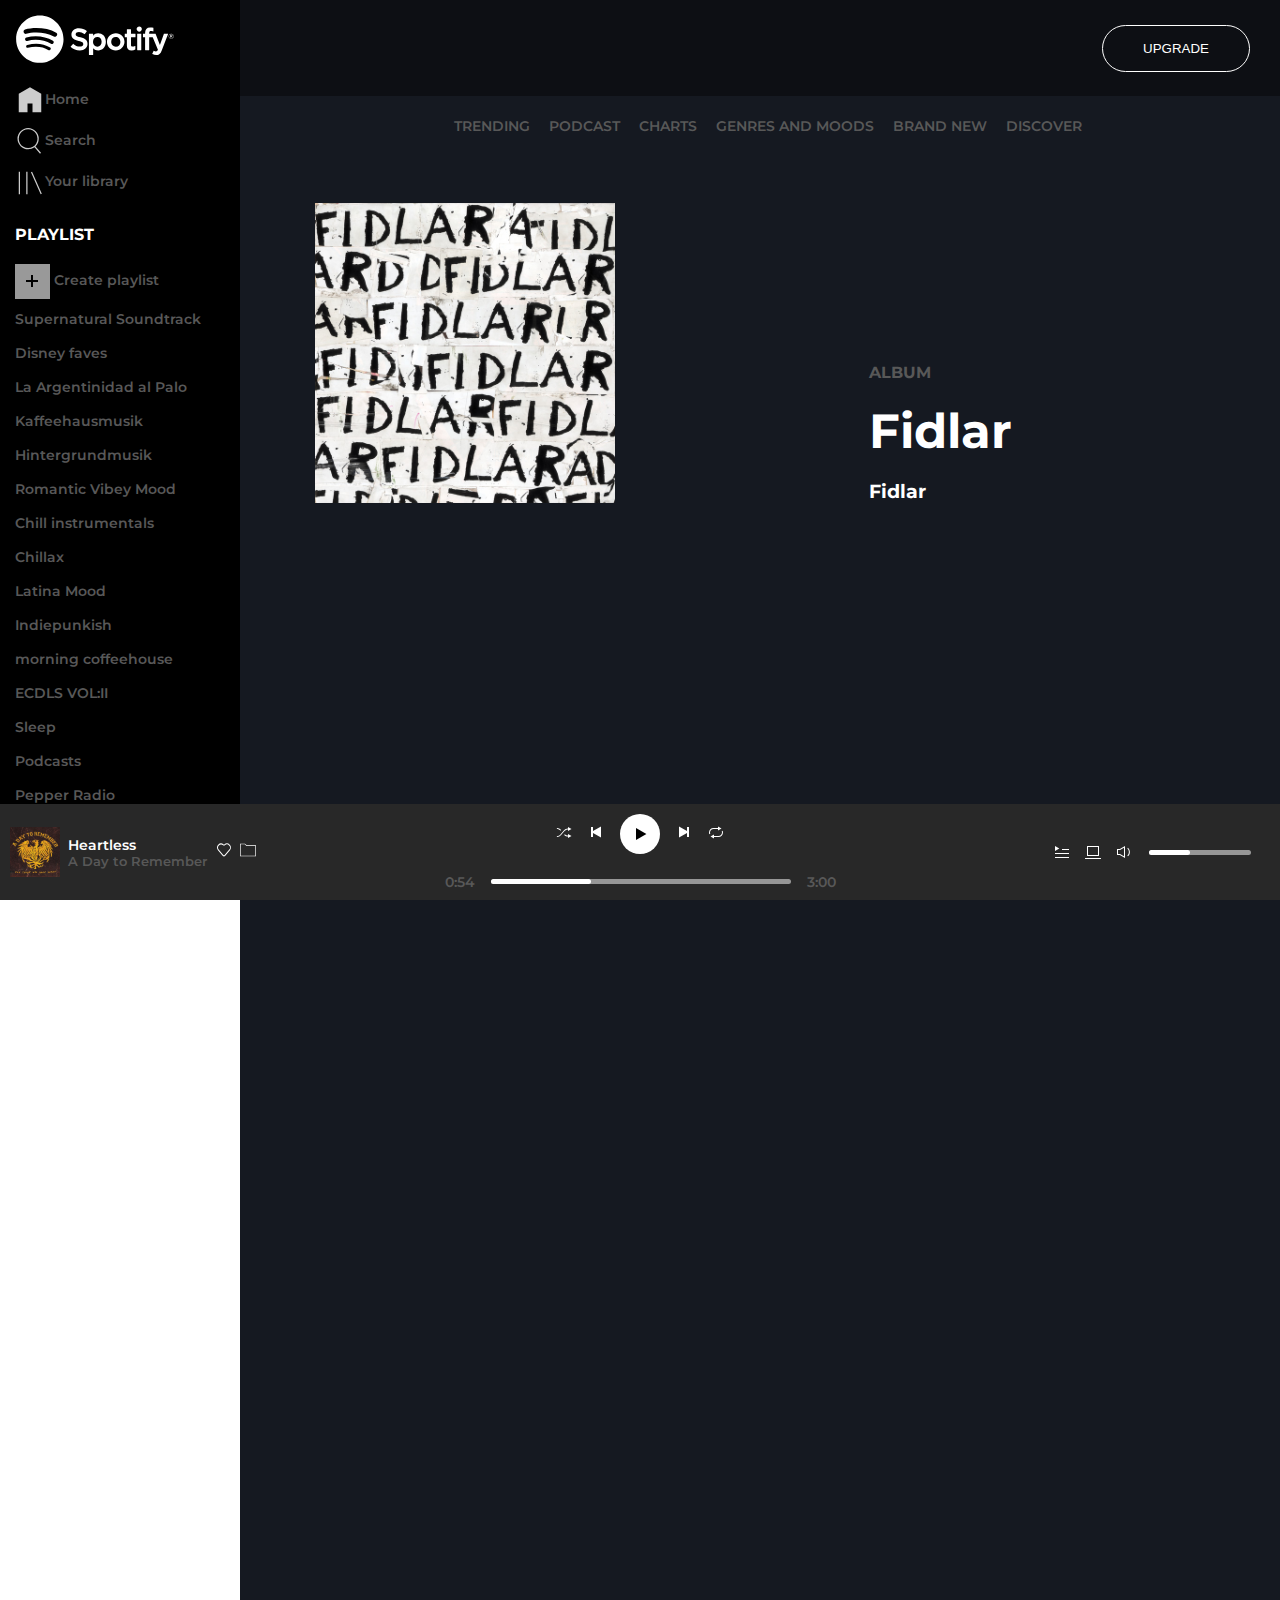
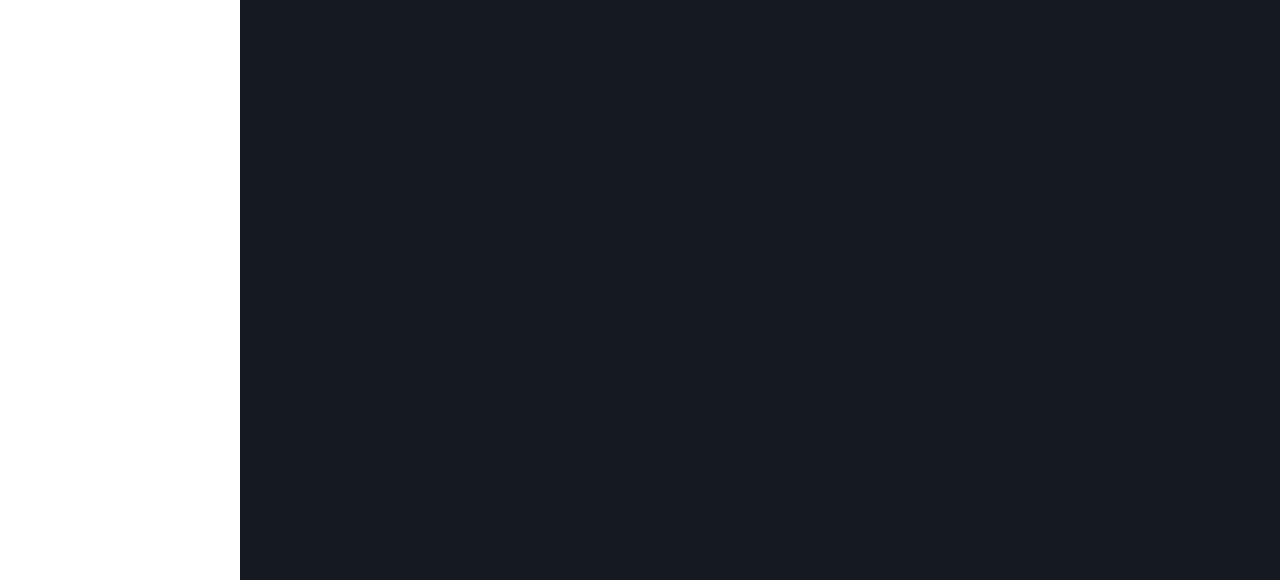
<file: pages/fidlar.html>
<!DOCTYPE html>
<html lang="en">
<head>
    <meta charset="UTF-8">
    <meta http-equiv="X-UA-Compatible" content="IE=edge">
    <meta name="viewport" content="width=device-width, initial-scale=1.0">
    <link rel="stylesheet" href="../styles.css">
    <link rel="stylesheet" href="pages.css">
    <link rel="preconnect" href="https://fonts.googleapis.com">
<link rel="preconnect" href="https://fonts.gstatic.com" crossorigin>
<link href="https://fonts.googleapis.com/css2?family=Montserrat:wght@100;200;300;400;500;600;700;800&display=swap" rel="stylesheet">
    <title>Spotify</title>
    <link rel="shortcut icon" type="image/jpg" href="../assets/img/favicon.ico"/>
</head>
<body>
    <section class="top-container">
        <nav class="side-bar">
            <div class="logo">
                <img id="main-logo" src="../assets/img/logo.svg" alt="spotify-logo">
            </div>
            <div class="nav-bar-options">
                <ul class="side-nav-bar">
                    <li class="nav-bar-option"><a href="../index.html"><img src="../assets/img/home.svg" alt="home">Home</a></li>
                    <li class="nav-bar-option"><a href=""><img src="../assets/img/search.svg" alt="search">Search</a></li>
                    <li class="nav-bar-option"><a href=""><img src="../assets/img/libreria.svg" alt="libraries">Your library</a></li>
                </ul>
            </div>
            <div class="playlists">
                <h4 class="caps-lock">Playlist</h4>
                <a class="create-playlist" href="">
                    <svg class="plus" role="img" height="20" width="20" aria-hidden="true" view-box="0 0 16 16">
                        <path d="M14 7H9V2H7v5H2v2h5v5h2V9h5z"></path>
                        <path fill="none" d="M0 0h16v16H0z"></path>
                    </svg>
                    Create playlist
                </a> 
                <ul class="side-nav-bar playlists-list">
                    <li class="playlist">
                        <a href="">Supernatural Soundtrack</a>
                    </li>
                    <li class="playlist">
                        <a href="">Disney faves</a>
                    </li>
                    <li class="playlist">
                        <a href="">La Argentinidad al Palo</a>
                    </li>
                    <li class="playlist">
                        <a href="">Kaffeehausmusik</a>
                    </li>
                    <li class="playlist">
                        <a href="">Hintergrundmusik</a>
                    </li>
                    <li class="playlist">
                        <a href="">Romantic Vibey Mood</a>
                    </li>
                    <li class="playlist">
                        <a href="">Chill instrumentals</a>
                    </li>
                    <li class="playlist">
                        <a href="">Chillax</a>
                    </li>
                    <li class="playlist">
                        <a href="">Latina Mood</a>
                    </li>
                    <li class="playlist">
                        <a href="">Indiepunkish</a>
                    </li>
                    <li class="playlist">
                        <a href="">morning coffeehouse</a>
                    </li>
                    <li class="playlist">
                        <a href="">ECDLS VOL:II</a>
                    </li>
                    <li class="playlist">
                        <a href="">Sleep</a>
                    </li>
                    <li class="playlist">
                        <a href="">Podcasts</a>
                    </li>
                    <li class="playlist">
                        <a href="">Pepper Radio</a>
                    </li>
                    <li class="playlist">
                        <a href="">Rockhymnen</a>
                    </li>
                    <li class="playlist">
                        <a href="">Edgy vibes</a>
                    </li>
                    <li class="playlist">
                        <a href="">Previa</a>
                    </li>
                    <li class="playlist">
                        <a href="">Cheesy Weird S$&#</a>
                    </li>
                    <li class="playlist">
                        <a href="">Pop Mood</a>
                    </li>
                    <li class="playlist">
                        <a href="">sad lofi beats to study</a>
                    </li>
                    <li class="playlist">
                        <a href="">TB Melanco</a>
                    </li>
                    <li class="playlist">
                        <a href="">Try out (singing)</a>
                    </li>
                    <li class="playlist">
                        <a href="">Discover Weekly Picks</a>
                    </li>
                    <li class="playlist">
                        <a href="">Hype Upbeat</a>
                    </li>
                    <li class="playlist">
                        <a href="">Chill vibey covers</a>
                    </li>
                    <li class="playlist">
                        <a href="">Reading Soundtrack</a>
                    </li>
                    <li class="playlist">
                        <a href="">El CLUB de la Serpiente</a>
                    </li>
                </ul>  
            </div>
            <div class="install">
                <a class="install-app" href="">
                    <img src="../assets/img/download.svg" alt="download">
                    Install app
                </a>
            </div>
            <div class="user">
                <a href="../pages/profile.html">
                    <img class="round" src="../assets/img/lexy.jpg" alt="lexy">
                    Alexa Maingard
                </a>
            </div>
        </nav>
        <main>
            <header>
                <button class="upgrade caps-lock">
                    Upgrade
                </button>
            </header>
            <section class="main-container">
                <nav class="home-nav caps-lock">
                    <a href="">Trending</a>
                    <a href="">Podcast</a>
                    <a href="">Charts</a>
                    <a href="">Genres and moods</a>
                    <a href="">Brand new</a>
                    <a href="">Discover</a>
                </nav>
                <div class="album-container">
                    <div class="album-details">
                        <img src="../assets/img/albums/fidlar.jpg" alt="fidlar">
                        <div class="album-info">
                            <h4 class="caps-lock">Album</h4>
                            <h1>Fidlar</h1>
                            <h3>Fidlar</h3>
                        </div>
                    </div>
                    <div class="album-tracks">
                        <iframe src="https://open.spotify.com/embed/track/2OGvFOMlVEQ1PXMiHnuKwM?theme=0" width="100%" height="80" frameBorder="0" allowfullscreen="" allow="autoplay; clipboard-write; encrypted-media; fullscreen; picture-in-picture"></iframe>
                        <iframe src="https://open.spotify.com/embed/track/4EMwOqZnh3r3TMe1lBA31d?theme=0" width="100%" height="80" frameBorder="0" allowfullscreen="" allow="autoplay; clipboard-write; encrypted-media; fullscreen; picture-in-picture"></iframe>
                        <iframe src="https://open.spotify.com/embed/track/24k78HxtR5XkpH5RRZmv3q?theme=0" width="100%" height="80" frameBorder="0" allowfullscreen="" allow="autoplay; clipboard-write; encrypted-media; fullscreen; picture-in-picture"></iframe>
                        <iframe src="https://open.spotify.com/embed/track/6kMbvKIHdbHcQVCKaCKsBM?theme=0" width="100%" height="80" frameBorder="0" allowfullscreen="" allow="autoplay; clipboard-write; encrypted-media; fullscreen; picture-in-picture"></iframe>
                        <iframe src="https://open.spotify.com/embed/track/2ZC3inlzZkj0iF7jF3TH1s?theme=0" width="100%" height="80" frameBorder="0" allowfullscreen="" allow="autoplay; clipboard-write; encrypted-media; fullscreen; picture-in-picture"></iframe>
                        <iframe src="https://open.spotify.com/embed/track/6yl0uP1iaeuILmwYc4BBQ5?theme=0" width="100%" height="80" frameBorder="0" allowfullscreen="" allow="autoplay; clipboard-write; encrypted-media; fullscreen; picture-in-picture"></iframe>
                        <iframe src="https://open.spotify.com/embed/track/4ZXI3xZW1OnlYaLvqPPpPD?theme=0" width="100%" height="80" frameBorder="0" allowfullscreen="" allow="autoplay; clipboard-write; encrypted-media; fullscreen; picture-in-picture"></iframe>
                        <iframe src="https://open.spotify.com/embed/track/582QYexuOeHVB9kGOhR6wa?theme=0" width="100%" height="80" frameBorder="0" allowfullscreen="" allow="autoplay; clipboard-write; encrypted-media; fullscreen; picture-in-picture"></iframe>
                        <iframe src="https://open.spotify.com/embed/track/0HFKDpljBZgcHMmRTqECPV?theme=0" width="100%" height="80" frameBorder="0" allowfullscreen="" allow="autoplay; clipboard-write; encrypted-media; fullscreen; picture-in-picture"></iframe>
                        <iframe src="https://open.spotify.com/embed/track/2HLQKEs2tzmsV3eQwGv7ZO?theme=0" width="100%" height="80" frameBorder="0" allowfullscreen="" allow="autoplay; clipboard-write; encrypted-media; fullscreen; picture-in-picture"></iframe>
                        <iframe src="https://open.spotify.com/embed/track/1iETZx5UlW9pACOaKHKM9B?theme=0" width="100%" height="80" frameBorder="0" allowfullscreen="" allow="autoplay; clipboard-write; encrypted-media; fullscreen; picture-in-picture"></iframe>
                        <iframe src="https://open.spotify.com/embed/track/7mBazoVURObSlMjBEyVBEL?theme=0" width="100%" height="80" frameBorder="0" allowfullscreen="" allow="autoplay; clipboard-write; encrypted-media; fullscreen; picture-in-picture"></iframe>
                        <iframe src="https://open.spotify.com/embed/track/0PdiX7HMBf1OTOIFe9DhKK?theme=0" width="100%" height="80" frameBorder="0" allowfullscreen="" allow="autoplay; clipboard-write; encrypted-media; fullscreen; picture-in-picture"></iframe>
                        <iframe src="https://open.spotify.com/embed/track/1EJkNE5PwsjkbeMbwlbiT3?theme=0" width="100%" height="80" frameBorder="0" allowfullscreen="" allow="autoplay; clipboard-write; encrypted-media; fullscreen; picture-in-picture"></iframe>
                        <iframe src="https://open.spotify.com/embed/track/3qpu0RlijM4A8lFzWABwTc?theme=0" width="100%" height="80" frameBorder="0" allowfullscreen="" allow="autoplay; clipboard-write; encrypted-media; fullscreen; picture-in-picture"></iframe>
                    </div>
                </div> 
                <div class="music-row">
                    &nbsp;
                </div>
            </section>
        </main>
    </section>
    <footer>
        <div class="playing">
            <img class="song-thumbnail" src="../assets/img/playing.jpg" alt="playing">
            <div class="song">
                <a class="song-name" href="">Heartless</a>
                <a class="artist-name" href="">A Day to Remember</a>
            </div>
            <a class="like" href="">
                <svg role="img" height="16" width="16" view-box="0 0 16 16">
                    <path style="fill:#ffffff;" d="M13.764 2.727a4.057 4.057 0 00-5.488-.253.558.558 0 01-.31.112.531.531 0 01-.311-.112 4.054 4.054 0 00-5.487.253A4.05 4.05 0 00.974 5.61c0 1.089.424 2.113 1.168 2.855l4.462 5.223a1.791 1.791 0 002.726 0l4.435-5.195A4.052 4.052 0 0014.96 5.61a4.057 4.057 0 00-1.196-2.883zm-.722 5.098L8.58 13.048c-.307.36-.921.36-1.228 0L2.864 7.797a3.072 3.072 0 01-.905-2.187c0-.826.321-1.603.905-2.187a3.091 3.091 0 012.191-.913 3.05 3.05 0 011.957.709c.041.036.408.351.954.351.531 0 .906-.31.94-.34a3.075 3.075 0 014.161.192 3.1 3.1 0 01-.025 4.403z"></path>
                </svg>
            </a>
            <a class="save" href="">
                <img src="../assets/img/folder.svg" alt="saved">
            </a>
        </div>
        <div class="player-controls">
            <div class="track-controls">
                <a class="shuffle" href="">
                    <svg role="img" height="16" width="16" view-box="0 0 16 16">
                        <path style="fill:#ffffff;" d="M4.5 6.8l.7-.8C4.1 4.7 2.5 4 .9 4v1c1.3 0 2.6.6 3.5 1.6l.1.2zm7.5 4.7c-1.2 0-2.3-.5-3.2-1.3l-.6.8c1 1 2.4 1.5 3.8 1.5V14l3.5-2-3.5-2v1.5zm0-6V7l3.5-2L12 3v1.5c-1.6 0-3.2.7-4.2 2l-3.4 3.9c-.9 1-2.2 1.6-3.5 1.6v1c1.6 0 3.2-.7 4.2-2l3.4-3.9c.9-1 2.2-1.6 3.5-1.6z"></path>
                    </svg>
                </a>
                <a class="prev-track" href="">
                    <svg role="img" height="16" width="16" view-box="0 0 16 16">
                        <path style="fill:#ffffff;" d="M13 2.5L5 7.119V3H3v10h2V8.881l8 4.619z"></path>
                    </svg>
                </a>
                <a class="play" href="">
                    <svg class="play-svg" role="img" height="16" width="16" view-box="0 0 16 16">
                        <path d="M4.018 14L14.41 8 4.018 2z"></path>
                    </svg>
                </a>
                <a class="next-track" href="">
                    <svg role="img" height="16" width="16" view-box="0 0 16 16">
                        <path style="fill:#ffffff;" d="M11 3v4.119L3 2.5v11l8-4.619V13h2V3z"></path>
                    </svg>
                </a>
                <a class="repeat" href="">
                    <svg role="img" height="16" width="16" view-box="0 0 16 16">
                        <path style="fill:#ffffff;" d="M5.5 5H10v1.5l3.5-2-3.5-2V4H5.5C3 4 1 6 1 8.5c0 .6.1 1.2.4 1.8l.9-.5C2.1 9.4 2 9 2 8.5 2 6.6 3.6 5 5.5 5zm9.1 1.7l-.9.5c.2.4.3.8.3 1.3 0 1.9-1.6 3.5-3.5 3.5H6v-1.5l-3.5 2 3.5 2V13h4.5C13 13 15 11 15 8.5c0-.6-.1-1.2-.4-1.8z"></path>
                    </svg>
                </a>
            </div>
            <div class="track-progress">
                <p>0:54</p>
                <div class="progress-bar">
                    <div class="inner-progress-bar">
                        &nbsp;
                    </div>
                </div>
                <p>3:00</p>
            </div>
        </div>
        <div class="player-options">
            <a class="queue" href="">
                <svg role="img" height="16" width="16" view-box="0 0 16 16">
                    <path style="fill:#ffffff;" d="M2 2v5l4.33-2.5L2 2zm0 12h14v-1H2v1zm0-4h14V9H2v1zm7-5v1h7V5H9z"></path>
                </svg>
            </a>
            <a class="device-connect" href="">
                <svg role="img" height="16" width="16" view-box="0 0 16 16">
                    <path style="fill:#ffffff;" d="M3.001 12h10c.55 0 1-.45 1-1V3c0-.55-.45-1-1-1h-10c-.55 0-1 .45-1 1v8c0 .55.45 1 1 1zm0-9h10v8h-10V3zm12.5 11H.5c-.275 0-.5.225-.5.5s.225.5.5.5h15.001c.275 0 .5-.225.5-.5s-.225-.5-.5-.5z"></path>
                    <path style="fill:#ffffff;" d="M3.001 12h10c.55 0 1-.45 1-1V3c0-.55-.45-1-1-1h-10c-.55 0-1 .45-1 1v8c0 .55.45 1 1 1zm0-9h10v8h-10V3zm12.5 11H.5c-.275 0-.5.225-.5.5s.225.5.5.5h15.001c.275 0 .5-.225.5-.5s-.225-.5-.5-.5z"></path>
                </svg>
            </a>
            <a class="mute-unmute" href="">
                <svg role="presentation" height="16" width="16" view-box="0 0 16 16">
                    <path style="fill:#ffffff;" d="M0 11.032v-6h2.802l5.198-3v12l-5.198-3H0zm7 1.27v-8.54l-3.929 2.27H1v4h2.071L7 12.302zm4.464-2.314q.401-.925.401-1.956 0-1.032-.4-1.957-.402-.924-1.124-1.623L11 3.69q.873.834 1.369 1.957.496 1.123.496 2.385 0 1.262-.496 2.385-.496 1.123-1.369 1.956l-.659-.762q.722-.698 1.123-1.623z"></path>
                </svg>
            </a>
            <div class="progress-bar">
                <div class="inner-progress-bar">
                    &nbsp;
                </div>
            </div>
        </div>     
    </footer>
</body>
</html>
</file>
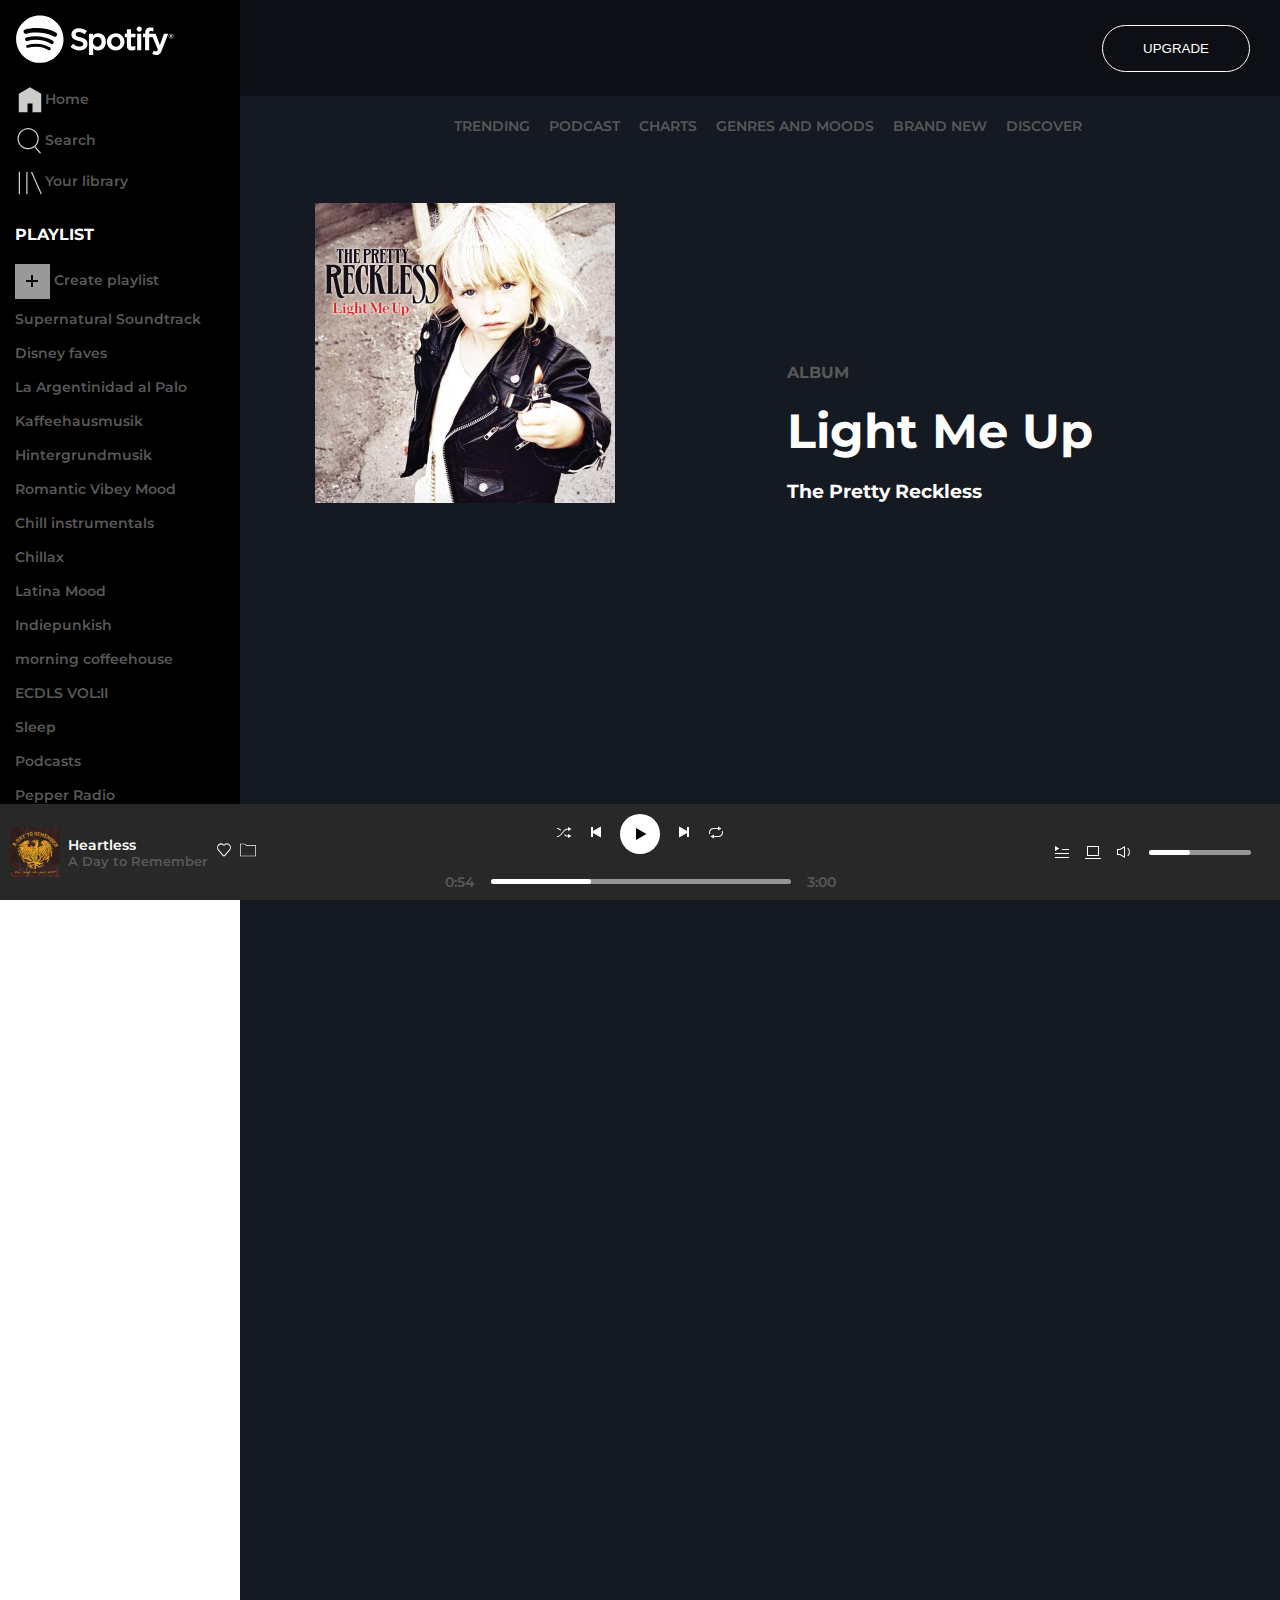
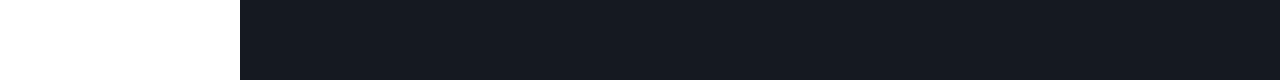
<file: pages/light-me-up.html>
<!DOCTYPE html>
<html lang="en">
<head>
    <meta charset="UTF-8">
    <meta http-equiv="X-UA-Compatible" content="IE=edge">
    <meta name="viewport" content="width=device-width, initial-scale=1.0">
    <link rel="stylesheet" href="../styles.css">
    <link rel="stylesheet" href="pages.css">
    <link rel="preconnect" href="https://fonts.googleapis.com">
<link rel="preconnect" href="https://fonts.gstatic.com" crossorigin>
<link href="https://fonts.googleapis.com/css2?family=Montserrat:wght@100;200;300;400;500;600;700;800&display=swap" rel="stylesheet">
    <title>Spotify</title>
    <link rel="shortcut icon" type="image/jpg" href="../assets/img/favicon.ico"/>
</head>
<body>
    <section class="top-container">
        <nav class="side-bar">
            <div class="logo">
                <img id="main-logo" src="../assets/img/logo.svg" alt="spotify-logo">
            </div>
            <div class="nav-bar-options">
                <ul class="side-nav-bar">
                    <li class="nav-bar-option"><a href="../index.html"><img src="../assets/img/home.svg" alt="home">Home</a></li>
                    <li class="nav-bar-option"><a href=""><img src="../assets/img/search.svg" alt="search">Search</a></li>
                    <li class="nav-bar-option"><a href=""><img src="../assets/img/libreria.svg" alt="libraries">Your library</a></li>
                </ul>
            </div>
            <div class="playlists">
                <h4 class="caps-lock">Playlist</h4>
                <a class="create-playlist" href="">
                    <svg class="plus" role="img" height="20" width="20" aria-hidden="true" view-box="0 0 16 16">
                        <path d="M14 7H9V2H7v5H2v2h5v5h2V9h5z"></path>
                        <path fill="none" d="M0 0h16v16H0z"></path>
                    </svg>
                    Create playlist
                </a> 
                <ul class="side-nav-bar playlists-list">
                    <li class="playlist">
                        <a href="">Supernatural Soundtrack</a>
                    </li>
                    <li class="playlist">
                        <a href="">Disney faves</a>
                    </li>
                    <li class="playlist">
                        <a href="">La Argentinidad al Palo</a>
                    </li>
                    <li class="playlist">
                        <a href="">Kaffeehausmusik</a>
                    </li>
                    <li class="playlist">
                        <a href="">Hintergrundmusik</a>
                    </li>
                    <li class="playlist">
                        <a href="">Romantic Vibey Mood</a>
                    </li>
                    <li class="playlist">
                        <a href="">Chill instrumentals</a>
                    </li>
                    <li class="playlist">
                        <a href="">Chillax</a>
                    </li>
                    <li class="playlist">
                        <a href="">Latina Mood</a>
                    </li>
                    <li class="playlist">
                        <a href="">Indiepunkish</a>
                    </li>
                    <li class="playlist">
                        <a href="">morning coffeehouse</a>
                    </li>
                    <li class="playlist">
                        <a href="">ECDLS VOL:II</a>
                    </li>
                    <li class="playlist">
                        <a href="">Sleep</a>
                    </li>
                    <li class="playlist">
                        <a href="">Podcasts</a>
                    </li>
                    <li class="playlist">
                        <a href="">Pepper Radio</a>
                    </li>
                    <li class="playlist">
                        <a href="">Rockhymnen</a>
                    </li>
                    <li class="playlist">
                        <a href="">Edgy vibes</a>
                    </li>
                    <li class="playlist">
                        <a href="">Previa</a>
                    </li>
                    <li class="playlist">
                        <a href="">Cheesy Weird S$&#</a>
                    </li>
                    <li class="playlist">
                        <a href="">Pop Mood</a>
                    </li>
                    <li class="playlist">
                        <a href="">sad lofi beats to study</a>
                    </li>
                    <li class="playlist">
                        <a href="">TB Melanco</a>
                    </li>
                    <li class="playlist">
                        <a href="">Try out (singing)</a>
                    </li>
                    <li class="playlist">
                        <a href="">Discover Weekly Picks</a>
                    </li>
                    <li class="playlist">
                        <a href="">Hype Upbeat</a>
                    </li>
                    <li class="playlist">
                        <a href="">Chill vibey covers</a>
                    </li>
                    <li class="playlist">
                        <a href="">Reading Soundtrack</a>
                    </li>
                    <li class="playlist">
                        <a href="">El CLUB de la Serpiente</a>
                    </li>
                </ul>  
            </div>
            <div class="install">
                <a class="install-app" href="">
                    <img src="../assets/img/download.svg" alt="download">
                    Install app
                </a>
            </div>
            <div class="user">
                <a href="../pages/profile.html">
                    <img class="round" src="../assets/img/lexy.jpg" alt="lexy">
                    Alexa Maingard
                </a>
            </div>
        </nav>
        <main>
            <header>
                <button class="upgrade caps-lock">
                    Upgrade
                </button>
            </header>
            <section class="main-container">
                <nav class="home-nav caps-lock">
                    <a href="">Trending</a>
                    <a href="">Podcast</a>
                    <a href="">Charts</a>
                    <a href="">Genres and moods</a>
                    <a href="">Brand new</a>
                    <a href="">Discover</a>
                </nav>
                <div class="album-container">
                    <div class="album-details">
                        <img src="../assets/img/albums/reckless.jpg" alt="light-me-up">
                        <div class="album-info">
                            <h4 class="caps-lock">Album</h4>
                            <h1>Light Me Up</h1>
                            <h3>The Pretty Reckless</h3>
                        </div>
                    </div>
                    <div class="album-tracks">
                        <iframe src="https://open.spotify.com/embed/track/6nRQHhMINUm8rjGgpdkBYH?theme=0" width="100%" height="80" frameBorder="0" allowfullscreen="" allow="autoplay; clipboard-write; encrypted-media; fullscreen; picture-in-picture"></iframe>
                        <iframe src="https://open.spotify.com/embed/track/25KcbQm5GXLJD5xjuPIA8J?theme=0" width="100%" height="80" frameBorder="0" allowfullscreen="" allow="autoplay; clipboard-write; encrypted-media; fullscreen; picture-in-picture"></iframe>
                        <iframe src="https://open.spotify.com/embed/track/0KGIbrNYktDXYyHopcDI2L?theme=0" width="100%" height="80" frameBorder="0" allowfullscreen="" allow="autoplay; clipboard-write; encrypted-media; fullscreen; picture-in-picture"></iframe>
                        <iframe src="https://open.spotify.com/embed/track/49gsm6WylqHgsYRQCFvaLI?theme=0" width="100%" height="80" frameBorder="0" allowfullscreen="" allow="autoplay; clipboard-write; encrypted-media; fullscreen; picture-in-picture"></iframe>
                        <iframe src="https://open.spotify.com/embed/track/0MqhXAFU5rnOtskcRkllYG?theme=0" width="100%" height="80" frameBorder="0" allowfullscreen="" allow="autoplay; clipboard-write; encrypted-media; fullscreen; picture-in-picture"></iframe>
                        <iframe src="https://open.spotify.com/embed/track/1FFpE97M77Nf8HxF8SDJZJ?theme=0" width="100%" height="80" frameBorder="0" allowfullscreen="" allow="autoplay; clipboard-write; encrypted-media; fullscreen; picture-in-picture"></iframe>
                        <iframe src="https://open.spotify.com/embed/track/09t7UrhqCZVyciLjW9RKPQ?theme=0" width="100%" height="80" frameBorder="0" allowfullscreen="" allow="autoplay; clipboard-write; encrypted-media; fullscreen; picture-in-picture"></iframe>
                        <iframe src="https://open.spotify.com/embed/track/7dbN20apiMuoEjGCG5LSRA?theme=0" width="100%" height="80" frameBorder="0" allowfullscreen="" allow="autoplay; clipboard-write; encrypted-media; fullscreen; picture-in-picture"></iframe>
                        <iframe src="https://open.spotify.com/embed/track/1dzXkSUcLDGSZucRWYnM9B?theme=0" width="100%" height="80" frameBorder="0" allowfullscreen="" allow="autoplay; clipboard-write; encrypted-media; fullscreen; picture-in-picture"></iframe>
                        <iframe src="https://open.spotify.com/embed/track/1dzXkSUcLDGSZucRWYnM9B?theme=0" width="100%" height="80" frameBorder="0" allowfullscreen="" allow="autoplay; clipboard-write; encrypted-media; fullscreen; picture-in-picture"></iframe>
                    </div>
                </div>    
                <div class="music-row">
                    &nbsp;
                </div>
            </section>
        </main>
    </section>
    <footer>
        <div class="playing">
            <img class="song-thumbnail" src="../assets/img/playing.jpg" alt="playing">
            <div class="song">
                <a class="song-name" href="">Heartless</a>
                <a class="artist-name" href="">A Day to Remember</a>
            </div>
            <a class="like" href="">
                <svg role="img" height="16" width="16" view-box="0 0 16 16">
                    <path style="fill:#ffffff;" d="M13.764 2.727a4.057 4.057 0 00-5.488-.253.558.558 0 01-.31.112.531.531 0 01-.311-.112 4.054 4.054 0 00-5.487.253A4.05 4.05 0 00.974 5.61c0 1.089.424 2.113 1.168 2.855l4.462 5.223a1.791 1.791 0 002.726 0l4.435-5.195A4.052 4.052 0 0014.96 5.61a4.057 4.057 0 00-1.196-2.883zm-.722 5.098L8.58 13.048c-.307.36-.921.36-1.228 0L2.864 7.797a3.072 3.072 0 01-.905-2.187c0-.826.321-1.603.905-2.187a3.091 3.091 0 012.191-.913 3.05 3.05 0 011.957.709c.041.036.408.351.954.351.531 0 .906-.31.94-.34a3.075 3.075 0 014.161.192 3.1 3.1 0 01-.025 4.403z"></path>
                </svg>
            </a>
            <a class="save" href="">
                <img src="../assets/img/folder.svg" alt="saved">
            </a>
        </div>
        <div class="player-controls">
            <div class="track-controls">
                <a class="shuffle" href="">
                    <svg role="img" height="16" width="16" view-box="0 0 16 16">
                        <path style="fill:#ffffff;" d="M4.5 6.8l.7-.8C4.1 4.7 2.5 4 .9 4v1c1.3 0 2.6.6 3.5 1.6l.1.2zm7.5 4.7c-1.2 0-2.3-.5-3.2-1.3l-.6.8c1 1 2.4 1.5 3.8 1.5V14l3.5-2-3.5-2v1.5zm0-6V7l3.5-2L12 3v1.5c-1.6 0-3.2.7-4.2 2l-3.4 3.9c-.9 1-2.2 1.6-3.5 1.6v1c1.6 0 3.2-.7 4.2-2l3.4-3.9c.9-1 2.2-1.6 3.5-1.6z"></path>
                    </svg>
                </a>
                <a class="prev-track" href="">
                    <svg role="img" height="16" width="16" view-box="0 0 16 16">
                        <path style="fill:#ffffff;" d="M13 2.5L5 7.119V3H3v10h2V8.881l8 4.619z"></path>
                    </svg>
                </a>
                <a class="play" href="">
                    <svg class="play-svg" role="img" height="16" width="16" view-box="0 0 16 16">
                        <path d="M4.018 14L14.41 8 4.018 2z"></path>
                    </svg>
                </a>
                <a class="next-track" href="">
                    <svg role="img" height="16" width="16" view-box="0 0 16 16">
                        <path style="fill:#ffffff;" d="M11 3v4.119L3 2.5v11l8-4.619V13h2V3z"></path>
                    </svg>
                </a>
                <a class="repeat" href="">
                    <svg role="img" height="16" width="16" view-box="0 0 16 16">
                        <path style="fill:#ffffff;" d="M5.5 5H10v1.5l3.5-2-3.5-2V4H5.5C3 4 1 6 1 8.5c0 .6.1 1.2.4 1.8l.9-.5C2.1 9.4 2 9 2 8.5 2 6.6 3.6 5 5.5 5zm9.1 1.7l-.9.5c.2.4.3.8.3 1.3 0 1.9-1.6 3.5-3.5 3.5H6v-1.5l-3.5 2 3.5 2V13h4.5C13 13 15 11 15 8.5c0-.6-.1-1.2-.4-1.8z"></path>
                    </svg>
                </a>
            </div>
            <div class="track-progress">
                <p>0:54</p>
                <div class="progress-bar">
                    <div class="inner-progress-bar">
                        &nbsp;
                    </div>
                </div>
                <p>3:00</p>
            </div>
        </div>
        <div class="player-options">
            <a class="queue" href="">
                <svg role="img" height="16" width="16" view-box="0 0 16 16">
                    <path style="fill:#ffffff;" d="M2 2v5l4.33-2.5L2 2zm0 12h14v-1H2v1zm0-4h14V9H2v1zm7-5v1h7V5H9z"></path>
                </svg>
            </a>
            <a class="device-connect" href="">
                <svg role="img" height="16" width="16" view-box="0 0 16 16">
                    <path style="fill:#ffffff;" d="M3.001 12h10c.55 0 1-.45 1-1V3c0-.55-.45-1-1-1h-10c-.55 0-1 .45-1 1v8c0 .55.45 1 1 1zm0-9h10v8h-10V3zm12.5 11H.5c-.275 0-.5.225-.5.5s.225.5.5.5h15.001c.275 0 .5-.225.5-.5s-.225-.5-.5-.5z"></path>
                    <path style="fill:#ffffff;" d="M3.001 12h10c.55 0 1-.45 1-1V3c0-.55-.45-1-1-1h-10c-.55 0-1 .45-1 1v8c0 .55.45 1 1 1zm0-9h10v8h-10V3zm12.5 11H.5c-.275 0-.5.225-.5.5s.225.5.5.5h15.001c.275 0 .5-.225.5-.5s-.225-.5-.5-.5z"></path>
                </svg>
            </a>
            <a class="mute-unmute" href="">
                <svg role="presentation" height="16" width="16" view-box="0 0 16 16">
                    <path style="fill:#ffffff;" d="M0 11.032v-6h2.802l5.198-3v12l-5.198-3H0zm7 1.27v-8.54l-3.929 2.27H1v4h2.071L7 12.302zm4.464-2.314q.401-.925.401-1.956 0-1.032-.4-1.957-.402-.924-1.124-1.623L11 3.69q.873.834 1.369 1.957.496 1.123.496 2.385 0 1.262-.496 2.385-.496 1.123-1.369 1.956l-.659-.762q.722-.698 1.123-1.623z"></path>
                </svg>
            </a>
            <div class="progress-bar">
                <div class="inner-progress-bar">
                    &nbsp;
                </div>
            </div>
        </div>     
    </footer>
</body>
</html>
</file>
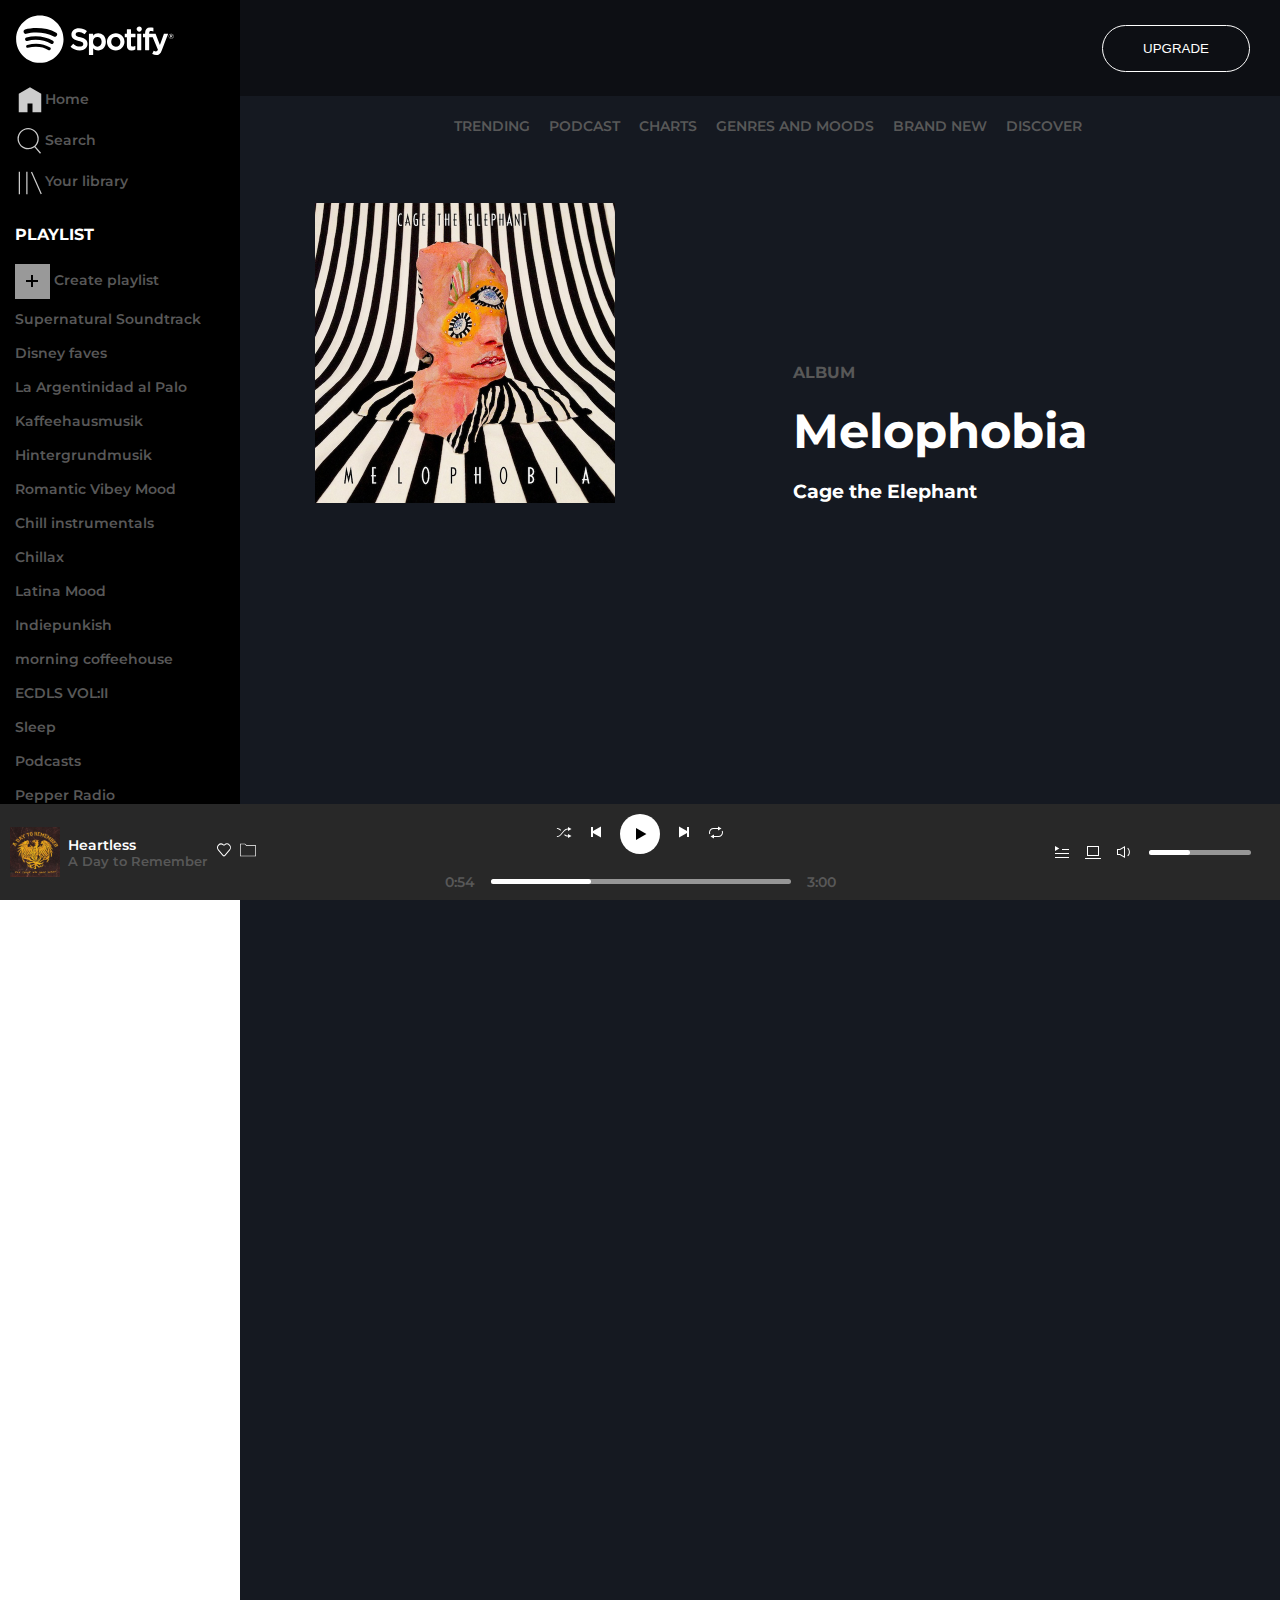
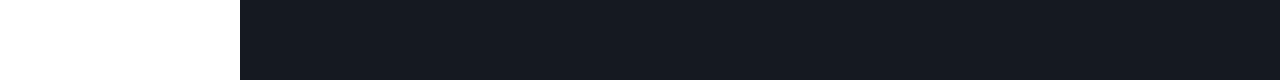
<file: pages/melophobia.html>
<!DOCTYPE html>
<html lang="en">
<head>
    <meta charset="UTF-8">
    <meta http-equiv="X-UA-Compatible" content="IE=edge">
    <meta name="viewport" content="width=device-width, initial-scale=1.0">
    <link rel="stylesheet" href="../styles.css">
    <link rel="stylesheet" href="pages.css">
    <link rel="preconnect" href="https://fonts.googleapis.com">
<link rel="preconnect" href="https://fonts.gstatic.com" crossorigin>
<link href="https://fonts.googleapis.com/css2?family=Montserrat:wght@100;200;300;400;500;600;700;800&display=swap" rel="stylesheet">
    <title>Spotify</title>
    <link rel="shortcut icon" type="image/jpg" href="../assets/img/favicon.ico"/>
</head>
<body>
    <section class="top-container">
        <nav class="side-bar">
            <div class="logo">
                <img id="main-logo" src="../assets/img/logo.svg" alt="spotify-logo">
            </div>
            <div class="nav-bar-options">
                <ul class="side-nav-bar">
                    <li class="nav-bar-option"><a href="../index.html"><img src="../assets/img/home.svg" alt="home">Home</a></li>
                    <li class="nav-bar-option"><a href=""><img src="../assets/img/search.svg" alt="search">Search</a></li>
                    <li class="nav-bar-option"><a href=""><img src="../assets/img/libreria.svg" alt="libraries">Your library</a></li>
                </ul>
            </div>
            <div class="playlists">
                <h4 class="caps-lock">Playlist</h4>
                <a class="create-playlist" href="">
                    <svg class="plus" role="img" height="20" width="20" aria-hidden="true" view-box="0 0 16 16">
                        <path d="M14 7H9V2H7v5H2v2h5v5h2V9h5z"></path>
                        <path fill="none" d="M0 0h16v16H0z"></path>
                    </svg>
                    Create playlist
                </a> 
                <ul class="side-nav-bar playlists-list">
                    <li class="playlist">
                        <a href="">Supernatural Soundtrack</a>
                    </li>
                    <li class="playlist">
                        <a href="">Disney faves</a>
                    </li>
                    <li class="playlist">
                        <a href="">La Argentinidad al Palo</a>
                    </li>
                    <li class="playlist">
                        <a href="">Kaffeehausmusik</a>
                    </li>
                    <li class="playlist">
                        <a href="">Hintergrundmusik</a>
                    </li>
                    <li class="playlist">
                        <a href="">Romantic Vibey Mood</a>
                    </li>
                    <li class="playlist">
                        <a href="">Chill instrumentals</a>
                    </li>
                    <li class="playlist">
                        <a href="">Chillax</a>
                    </li>
                    <li class="playlist">
                        <a href="">Latina Mood</a>
                    </li>
                    <li class="playlist">
                        <a href="">Indiepunkish</a>
                    </li>
                    <li class="playlist">
                        <a href="">morning coffeehouse</a>
                    </li>
                    <li class="playlist">
                        <a href="">ECDLS VOL:II</a>
                    </li>
                    <li class="playlist">
                        <a href="">Sleep</a>
                    </li>
                    <li class="playlist">
                        <a href="">Podcasts</a>
                    </li>
                    <li class="playlist">
                        <a href="">Pepper Radio</a>
                    </li>
                    <li class="playlist">
                        <a href="">Rockhymnen</a>
                    </li>
                    <li class="playlist">
                        <a href="">Edgy vibes</a>
                    </li>
                    <li class="playlist">
                        <a href="">Previa</a>
                    </li>
                    <li class="playlist">
                        <a href="">Cheesy Weird S$&#</a>
                    </li>
                    <li class="playlist">
                        <a href="">Pop Mood</a>
                    </li>
                    <li class="playlist">
                        <a href="">sad lofi beats to study</a>
                    </li>
                    <li class="playlist">
                        <a href="">TB Melanco</a>
                    </li>
                    <li class="playlist">
                        <a href="">Try out (singing)</a>
                    </li>
                    <li class="playlist">
                        <a href="">Discover Weekly Picks</a>
                    </li>
                    <li class="playlist">
                        <a href="">Hype Upbeat</a>
                    </li>
                    <li class="playlist">
                        <a href="">Chill vibey covers</a>
                    </li>
                    <li class="playlist">
                        <a href="">Reading Soundtrack</a>
                    </li>
                    <li class="playlist">
                        <a href="">El CLUB de la Serpiente</a>
                    </li>
                </ul>  
            </div>
            <div class="install">
                <a class="install-app" href="">
                    <img src="../assets/img/download.svg" alt="download">
                    Install app
                </a>
            </div>
            <div class="user">
                <a href="../pages/profile.html">
                    <img class="round" src="../assets/img/lexy.jpg" alt="lexy">
                    Alexa Maingard
                </a>
            </div>
        </nav>
        <main>
            <header>
                <button class="upgrade caps-lock">
                    Upgrade
                </button>
            </header>
            <section class="main-container">
                <nav class="home-nav caps-lock">
                    <a href="">Trending</a>
                    <a href="">Podcast</a>
                    <a href="">Charts</a>
                    <a href="">Genres and moods</a>
                    <a href="">Brand new</a>
                    <a href="">Discover</a>
                </nav>
                <div class="album-container">
                    <div class="album-details">
                        <img src="../assets/img/albums/cage.jpg" alt="melophobia">
                        <div class="album-info">
                            <h4 class="caps-lock">Album</h4>
                            <h1>Melophobia</h1>
                            <h3>Cage the Elephant</h3>
                        </div>
                    </div>
                        <div class="album-tracks">
                            <iframe src="https://open.spotify.com/embed/track/6jHvX8ZnHKC1PnrPMJ0Emt?theme=0" width="100%" height="80" frame-border="0" allowfullscreen="" allow="autoplay; clipboard-write; encrypted-media; fullscreen; picture-in-picture"></iframe>
                            <iframe src="https://open.spotify.com/embed/track/7oWbeO9v3Cfs900q7JhLAs?theme=0" width="100%" height="80" frameBorder="0" allowfullscreen="" allow="autoplay; clipboard-write; encrypted-media; fullscreen; picture-in-picture"></iframe>
                            <iframe src="https://open.spotify.com/embed/track/5dyfHe3tR7wyzfuNo0uu3Y?theme=0" width="100%" height="80" frameBorder="0" allowfullscreen="" allow="autoplay; clipboard-write; encrypted-media; fullscreen; picture-in-picture"></iframe>
                            <iframe src="https://open.spotify.com/embed/track/4FN395EYfdCGrBthUfJzug?theme=0" width="100%" height="80" frameBorder="0" allowfullscreen="" allow="autoplay; clipboard-write; encrypted-media; fullscreen; picture-in-picture"></iframe>
                            <iframe src="https://open.spotify.com/embed/track/0fB4uod1XwAoCXn1avVFx0?theme=0" width="100%" height="80" frameBorder="0" allowfullscreen="" allow="autoplay; clipboard-write; encrypted-media; fullscreen; picture-in-picture"></iframe>
                            <iframe src="https://open.spotify.com/embed/track/4cAyxZSDlcVS6CYaeBYrIJ?theme=0" width="100%" height="80" frameBorder="0" allowfullscreen="" allow="autoplay; clipboard-write; encrypted-media; fullscreen; picture-in-picture"></iframe>
                            <iframe src="https://open.spotify.com/embed/track/1wZmMmubcOIlPHtfF46F7v?theme=0" width="100%" height="80" frameBorder="0" allowfullscreen="" allow="autoplay; clipboard-write; encrypted-media; fullscreen; picture-in-picture"></iframe>
                            <iframe src="https://open.spotify.com/embed/track/0CV4FhybpGcEKEPw67ars9?theme=0" width="100%" height="80" frameBorder="0" allowfullscreen="" allow="autoplay; clipboard-write; encrypted-media; fullscreen; picture-in-picture"></iframe>
                            <iframe src="https://open.spotify.com/embed/track/4MF31CA7wr4SuueryBPXN1?theme=0" width="100%" height="80" frameBorder="0" allowfullscreen="" allow="autoplay; clipboard-write; encrypted-media; fullscreen; picture-in-picture"></iframe>
                            <iframe src="https://open.spotify.com/embed/track/4Mqj2CeBGoumBTiwCjpsV2?theme=0" width="100%" height="80" frameBorder="0" allowfullscreen="" allow="autoplay; clipboard-write; encrypted-media; fullscreen; picture-in-picture"></iframe>
                        </div>
                </div>
                <div class="music-row">
                    &nbsp;
                </div>
            </section>
        </main>
    </section>
    <footer>
        <div class="playing">
            <img class="song-thumbnail" src="../assets/img/playing.jpg" alt="playing">
            <div class="song">
                <a class="song-name" href="">Heartless</a>
                <a class="artist-name" href="">A Day to Remember</a>
            </div>
            <a class="like" href="">
                <svg role="img" height="16" width="16" view-box="0 0 16 16">
                    <path style="fill:#ffffff;" d="M13.764 2.727a4.057 4.057 0 00-5.488-.253.558.558 0 01-.31.112.531.531 0 01-.311-.112 4.054 4.054 0 00-5.487.253A4.05 4.05 0 00.974 5.61c0 1.089.424 2.113 1.168 2.855l4.462 5.223a1.791 1.791 0 002.726 0l4.435-5.195A4.052 4.052 0 0014.96 5.61a4.057 4.057 0 00-1.196-2.883zm-.722 5.098L8.58 13.048c-.307.36-.921.36-1.228 0L2.864 7.797a3.072 3.072 0 01-.905-2.187c0-.826.321-1.603.905-2.187a3.091 3.091 0 012.191-.913 3.05 3.05 0 011.957.709c.041.036.408.351.954.351.531 0 .906-.31.94-.34a3.075 3.075 0 014.161.192 3.1 3.1 0 01-.025 4.403z"></path>
                </svg>
            </a>
            <a class="save" href="">
                <img src="../assets/img/folder.svg" alt="saved">
            </a>
        </div>
        <div class="player-controls">
            <div class="track-controls">
                <a class="shuffle" href="">
                    <svg role="img" height="16" width="16" view-box="0 0 16 16">
                        <path style="fill:#ffffff;" d="M4.5 6.8l.7-.8C4.1 4.7 2.5 4 .9 4v1c1.3 0 2.6.6 3.5 1.6l.1.2zm7.5 4.7c-1.2 0-2.3-.5-3.2-1.3l-.6.8c1 1 2.4 1.5 3.8 1.5V14l3.5-2-3.5-2v1.5zm0-6V7l3.5-2L12 3v1.5c-1.6 0-3.2.7-4.2 2l-3.4 3.9c-.9 1-2.2 1.6-3.5 1.6v1c1.6 0 3.2-.7 4.2-2l3.4-3.9c.9-1 2.2-1.6 3.5-1.6z"></path>
                    </svg>
                </a>
                <a class="prev-track" href="">
                    <svg role="img" height="16" width="16" view-box="0 0 16 16">
                        <path style="fill:#ffffff;" d="M13 2.5L5 7.119V3H3v10h2V8.881l8 4.619z"></path>
                    </svg>
                </a>
                <a class="play" href="">
                    <svg class="play-svg" role="img" height="16" width="16" view-box="0 0 16 16">
                        <path d="M4.018 14L14.41 8 4.018 2z"></path>
                    </svg>
                </a>
                <a class="next-track" href="">
                    <svg role="img" height="16" width="16" view-box="0 0 16 16">
                        <path style="fill:#ffffff;" d="M11 3v4.119L3 2.5v11l8-4.619V13h2V3z"></path>
                    </svg>
                </a>
                <a class="repeat" href="">
                    <svg role="img" height="16" width="16" view-box="0 0 16 16">
                        <path style="fill:#ffffff;" d="M5.5 5H10v1.5l3.5-2-3.5-2V4H5.5C3 4 1 6 1 8.5c0 .6.1 1.2.4 1.8l.9-.5C2.1 9.4 2 9 2 8.5 2 6.6 3.6 5 5.5 5zm9.1 1.7l-.9.5c.2.4.3.8.3 1.3 0 1.9-1.6 3.5-3.5 3.5H6v-1.5l-3.5 2 3.5 2V13h4.5C13 13 15 11 15 8.5c0-.6-.1-1.2-.4-1.8z"></path>
                    </svg>
                </a>
            </div>
            <div class="track-progress">
                <p>0:54</p>
                <div class="progress-bar">
                    <div class="inner-progress-bar">
                        &nbsp;
                    </div>
                </div>
                <p>3:00</p>
            </div>
        </div>
        <div class="player-options">
            <a class="queue" href="">
                <svg role="img" height="16" width="16" view-box="0 0 16 16">
                    <path style="fill:#ffffff;" d="M2 2v5l4.33-2.5L2 2zm0 12h14v-1H2v1zm0-4h14V9H2v1zm7-5v1h7V5H9z"></path>
                </svg>
            </a>
            <a class="device-connect" href="">
                <svg role="img" height="16" width="16" view-box="0 0 16 16">
                    <path style="fill:#ffffff;" d="M3.001 12h10c.55 0 1-.45 1-1V3c0-.55-.45-1-1-1h-10c-.55 0-1 .45-1 1v8c0 .55.45 1 1 1zm0-9h10v8h-10V3zm12.5 11H.5c-.275 0-.5.225-.5.5s.225.5.5.5h15.001c.275 0 .5-.225.5-.5s-.225-.5-.5-.5z"></path>
                    <path style="fill:#ffffff;" d="M3.001 12h10c.55 0 1-.45 1-1V3c0-.55-.45-1-1-1h-10c-.55 0-1 .45-1 1v8c0 .55.45 1 1 1zm0-9h10v8h-10V3zm12.5 11H.5c-.275 0-.5.225-.5.5s.225.5.5.5h15.001c.275 0 .5-.225.5-.5s-.225-.5-.5-.5z"></path>
                </svg>
            </a>
            <a class="mute-unmute" href="">
                <svg role="presentation" height="16" width="16" view-box="0 0 16 16">
                    <path style="fill:#ffffff;" d="M0 11.032v-6h2.802l5.198-3v12l-5.198-3H0zm7 1.27v-8.54l-3.929 2.27H1v4h2.071L7 12.302zm4.464-2.314q.401-.925.401-1.956 0-1.032-.4-1.957-.402-.924-1.124-1.623L11 3.69q.873.834 1.369 1.957.496 1.123.496 2.385 0 1.262-.496 2.385-.496 1.123-1.369 1.956l-.659-.762q.722-.698 1.123-1.623z"></path>
                </svg>
            </a>
            <div class="progress-bar">
                <div class="inner-progress-bar">
                    &nbsp;
                </div>
            </div>
        </div>     
    </footer>
</body>
</html>
</file>
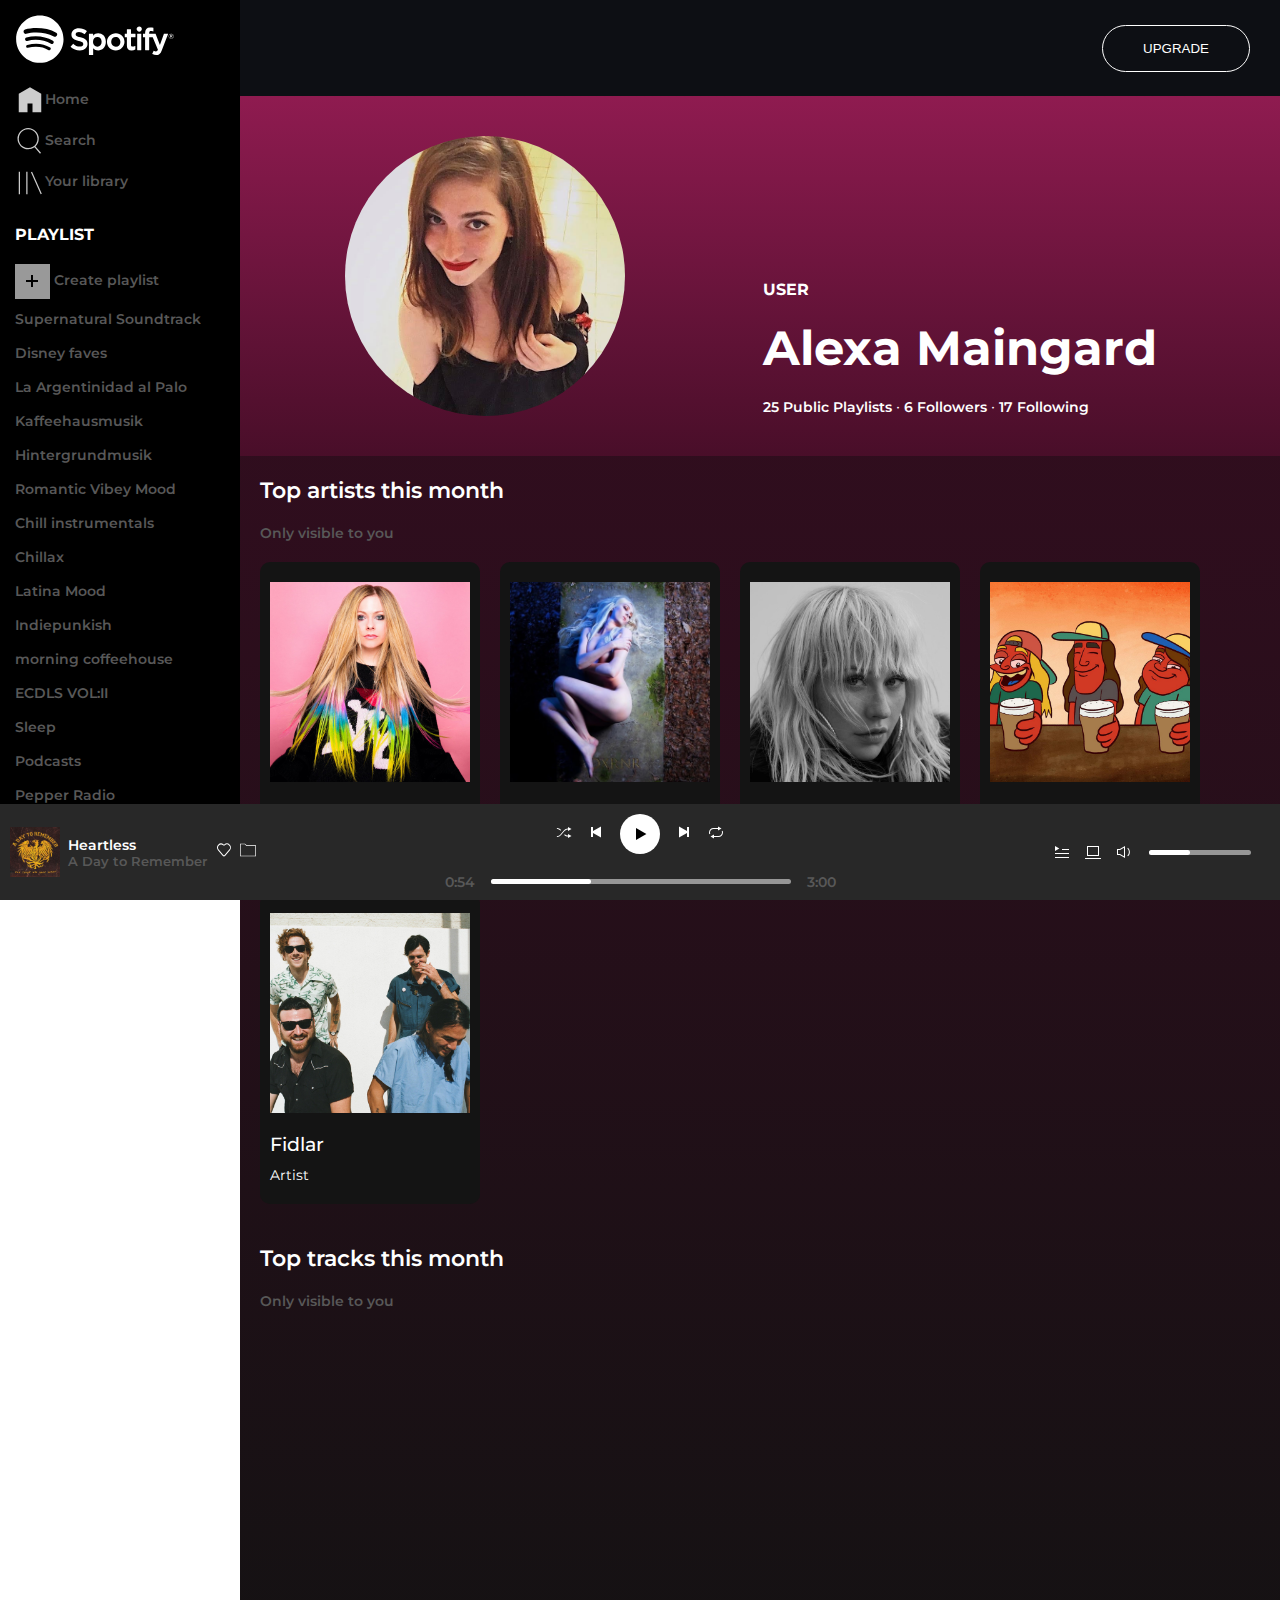
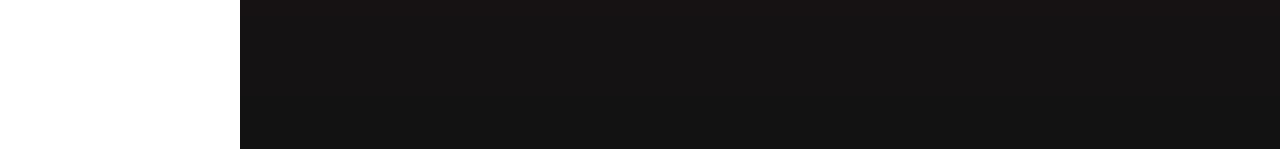
<file: pages/profile.html>
<!DOCTYPE html>
<html lang="en">
<head>
    <meta charset="UTF-8">
    <meta http-equiv="X-UA-Compatible" content="IE=edge">
    <meta name="viewport" content="width=device-width, initial-scale=1.0">
    <link rel="stylesheet" href="../styles.css">
    <link rel="stylesheet" href="pages.css">
    <link rel="preconnect" href="https://fonts.googleapis.com">
<link rel="preconnect" href="https://fonts.gstatic.com" crossorigin>
<link href="https://fonts.googleapis.com/css2?family=Montserrat:wght@100;200;300;400;500;600;700;800&display=swap" rel="stylesheet">
    <title>Spotify</title>
    <link rel="shortcut icon" type="image/jpg" href="../assets/img/favicon.ico"/>
</head>
<body>
    <section class="top-container">
        <nav class="side-bar">
            <div class="logo">
                <img id="main-logo" src="../assets/img/logo.svg" alt="spotify-logo">
            </div>
            <div class="nav-bar-options">
                <ul class="side-nav-bar">
                    <li class="nav-bar-option"><a href="../index.html"><img src="../assets/img/home.svg" alt="home">Home</a></li>
                    <li class="nav-bar-option"><a href=""><img src="../assets/img/search.svg" alt="search">Search</a></li>
                    <li class="nav-bar-option"><a href=""><img src="../assets/img/libreria.svg" alt="libraries">Your library</a></li>
                </ul>
            </div>
            <div class="playlists">
                <h4 class="caps-lock">Playlist</h4>
                <a class="create-playlist" href="">
                    <svg class="plus" role="img" height="20" width="20" aria-hidden="true" view-box="0 0 16 16">
                        <path d="M14 7H9V2H7v5H2v2h5v5h2V9h5z"></path>
                        <path fill="none" d="M0 0h16v16H0z"></path>
                    </svg>
                    Create playlist
                </a> 
                <ul class="side-nav-bar playlists-list">
                    <li class="playlist">
                        <a href="">Supernatural Soundtrack</a>
                    </li>
                    <li class="playlist">
                        <a href="">Disney faves</a>
                    </li>
                    <li class="playlist">
                        <a href="">La Argentinidad al Palo</a>
                    </li>
                    <li class="playlist">
                        <a href="">Kaffeehausmusik</a>
                    </li>
                    <li class="playlist">
                        <a href="">Hintergrundmusik</a>
                    </li>
                    <li class="playlist">
                        <a href="">Romantic Vibey Mood</a>
                    </li>
                    <li class="playlist">
                        <a href="">Chill instrumentals</a>
                    </li>
                    <li class="playlist">
                        <a href="">Chillax</a>
                    </li>
                    <li class="playlist">
                        <a href="">Latina Mood</a>
                    </li>
                    <li class="playlist">
                        <a href="">Indiepunkish</a>
                    </li>
                    <li class="playlist">
                        <a href="">morning coffeehouse</a>
                    </li>
                    <li class="playlist">
                        <a href="">ECDLS VOL:II</a>
                    </li>
                    <li class="playlist">
                        <a href="">Sleep</a>
                    </li>
                    <li class="playlist">
                        <a href="">Podcasts</a>
                    </li>
                    <li class="playlist">
                        <a href="">Pepper Radio</a>
                    </li>
                    <li class="playlist">
                        <a href="">Rockhymnen</a>
                    </li>
                    <li class="playlist">
                        <a href="">Edgy vibes</a>
                    </li>
                    <li class="playlist">
                        <a href="">Previa</a>
                    </li>
                    <li class="playlist">
                        <a href="">Cheesy Weird S$&#</a>
                    </li>
                    <li class="playlist">
                        <a href="">Pop Mood</a>
                    </li>
                    <li class="playlist">
                        <a href="">sad lofi beats to study</a>
                    </li>
                    <li class="playlist">
                        <a href="">TB Melanco</a>
                    </li>
                    <li class="playlist">
                        <a href="">Try out (singing)</a>
                    </li>
                    <li class="playlist">
                        <a href="">Discover Weekly Picks</a>
                    </li>
                    <li class="playlist">
                        <a href="">Hype Upbeat</a>
                    </li>
                    <li class="playlist">
                        <a href="">Chill vibey covers</a>
                    </li>
                    <li class="playlist">
                        <a href="">Reading Soundtrack</a>
                    </li>
                    <li class="playlist">
                        <a href="">El CLUB de la Serpiente</a>
                    </li>
                </ul>  
            </div>
            <div class="install">
                <a class="install-app" href="">
                    <img src="../assets/img/download.svg" alt="download">
                    Install app
                </a>
            </div>
            <div class="user">
                <a href="../pages/profile.html">
                    <img class="round" src="../assets/img/lexy.jpg" alt="lexy">
                    Alexa Maingard
                </a>
            </div>
        </nav>
        <main>
            <header>
                <button class="upgrade caps-lock">
                    Upgrade
                </button>
            </header>
            <section class="profile-container">
                <div class="profile-info-container">
                    <img class="round" src="../assets/img/lexy.jpg" alt="user">
                    <div class="profile-info">
                        <h4 class="caps-lock">User</h4>
                        <h1>Alexa Maingard</h1>
                        <div class="profile-activity">
                            <p>25 Public Playlists</p>
                            <span>&#183;</span>
                            <a href="">6 Followers</a>
                            <span>&#183;</span>
                            <a href="">17 Following</a>
                        </div>
                    </div>
                </div>
                <div class="music-row">
                    <h2>Top artists this month</h2>
                    <p>Only visible to you</p>
                    <div class="artists">
                        <div class="artist">
                            <img src="../assets/img/artists/avril.jpg" alt="avril-lavigne">
                            <h3>Avril Lavigne</h3>
                            <p>Artist</p>
                        </div>
                        <div class="artist">
                            <img src="../assets/img/artists/tpr.jpg" alt="tpr">
                            <h3>The Pretty Reckless</h3>
                            <p>Artist</p>
                        </div>
                        <div class="artist">
                            <img src="../assets/img/artists/christina.jpg" alt="christina-aguilera">
                            <h3>Christina Aguilera</h3>
                            <p>Artist</p>
                        </div>
                        <div class="artist">
                            <img src="../assets/img/artists/dune-rats.jpg" alt="dune-rats">
                            <h3>Dune Rats</h3>
                            <p>Artist</p>
                        </div>
                        <div class="artist">
                            <img src="../assets/img/artists/fidlar.jpg" alt="fidlar">
                            <h3>Fidlar</h3>
                            <p>Artist</p>
                        </div>
                    </div>
                </div>
                <div class="music-row">
                    <h2>Top tracks this month</h2>
                    <p>Only visible to you</p>
                    <div class="album-tracks">
                        <iframe src="https://open.spotify.com/embed/track/4E6r66WitSIVZTV8Pz01Ef?theme=0" width="100%" height="80" frameBorder="0" allowfullscreen="" allow="autoplay; clipboard-write; encrypted-media; fullscreen; picture-in-picture"></iframe>
                        <iframe src="https://open.spotify.com/embed/track/1TQXIltqoZ5XXyfCbAeSQQ?theme=0" width="100%" height="80" frameBorder="0" allowfullscreen="" allow="autoplay; clipboard-write; encrypted-media; fullscreen; picture-in-picture"></iframe>
                        <iframe src="https://open.spotify.com/embed/track/7kQkmyoHCEqwe7QwDbkSXM?theme=0" width="100%" height="80" frameBorder="0" allowfullscreen="" allow="autoplay; clipboard-write; encrypted-media; fullscreen; picture-in-picture"></iframe>
                        
                    </div>
                </div>
                <div class="music-row">
                    &nbsp;
                </div>
            </section>
        </main>
    </section>
    <footer>
        <div class="playing">
            <img class="song-thumbnail" src="../assets/img/playing.jpg" alt="playing">
            <div class="song">
                <a class="song-name" href="">Heartless</a>
                <a class="artist-name" href="">A Day to Remember</a>
            </div>
            <a class="like" href="">
                <svg role="img" height="16" width="16" view-box="0 0 16 16">
                    <path style="fill:#ffffff;" d="M13.764 2.727a4.057 4.057 0 00-5.488-.253.558.558 0 01-.31.112.531.531 0 01-.311-.112 4.054 4.054 0 00-5.487.253A4.05 4.05 0 00.974 5.61c0 1.089.424 2.113 1.168 2.855l4.462 5.223a1.791 1.791 0 002.726 0l4.435-5.195A4.052 4.052 0 0014.96 5.61a4.057 4.057 0 00-1.196-2.883zm-.722 5.098L8.58 13.048c-.307.36-.921.36-1.228 0L2.864 7.797a3.072 3.072 0 01-.905-2.187c0-.826.321-1.603.905-2.187a3.091 3.091 0 012.191-.913 3.05 3.05 0 011.957.709c.041.036.408.351.954.351.531 0 .906-.31.94-.34a3.075 3.075 0 014.161.192 3.1 3.1 0 01-.025 4.403z"></path>
                </svg>
            </a>
            <a class="save" href="">
                <img src="../assets/img/folder.svg" alt="saved">
            </a>
        </div>
        <div class="player-controls">
            <div class="track-controls">
                <a class="shuffle" href="">
                    <svg role="img" height="16" width="16" view-box="0 0 16 16">
                        <path style="fill:#ffffff;" d="M4.5 6.8l.7-.8C4.1 4.7 2.5 4 .9 4v1c1.3 0 2.6.6 3.5 1.6l.1.2zm7.5 4.7c-1.2 0-2.3-.5-3.2-1.3l-.6.8c1 1 2.4 1.5 3.8 1.5V14l3.5-2-3.5-2v1.5zm0-6V7l3.5-2L12 3v1.5c-1.6 0-3.2.7-4.2 2l-3.4 3.9c-.9 1-2.2 1.6-3.5 1.6v1c1.6 0 3.2-.7 4.2-2l3.4-3.9c.9-1 2.2-1.6 3.5-1.6z"></path>
                    </svg>
                </a>
                <a class="prev-track" href="">
                    <svg role="img" height="16" width="16" view-box="0 0 16 16">
                        <path style="fill:#ffffff;" d="M13 2.5L5 7.119V3H3v10h2V8.881l8 4.619z"></path>
                    </svg>
                </a>
                <a class="play" href="">
                    <svg class="play-svg" role="img" height="16" width="16" view-box="0 0 16 16">
                        <path d="M4.018 14L14.41 8 4.018 2z"></path>
                    </svg>
                </a>
                <a class="next-track" href="">
                    <svg role="img" height="16" width="16" view-box="0 0 16 16">
                        <path style="fill:#ffffff;" d="M11 3v4.119L3 2.5v11l8-4.619V13h2V3z"></path>
                    </svg>
                </a>
                <a class="repeat" href="">
                    <svg role="img" height="16" width="16" view-box="0 0 16 16">
                        <path style="fill:#ffffff;" d="M5.5 5H10v1.5l3.5-2-3.5-2V4H5.5C3 4 1 6 1 8.5c0 .6.1 1.2.4 1.8l.9-.5C2.1 9.4 2 9 2 8.5 2 6.6 3.6 5 5.5 5zm9.1 1.7l-.9.5c.2.4.3.8.3 1.3 0 1.9-1.6 3.5-3.5 3.5H6v-1.5l-3.5 2 3.5 2V13h4.5C13 13 15 11 15 8.5c0-.6-.1-1.2-.4-1.8z"></path>
                    </svg>
                </a>
            </div>
            <div class="track-progress">
                <p>0:54</p>
                <div class="progress-bar">
                    <div class="inner-progress-bar">
                        &nbsp;
                    </div>
                </div>
                <p>3:00</p>
            </div>
        </div>
        <div class="player-options">
            <a class="queue" href="">
                <svg role="img" height="16" width="16" view-box="0 0 16 16">
                    <path style="fill:#ffffff;" d="M2 2v5l4.33-2.5L2 2zm0 12h14v-1H2v1zm0-4h14V9H2v1zm7-5v1h7V5H9z"></path>
                </svg>
            </a>
            <a class="device-connect" href="">
                <svg role="img" height="16" width="16" view-box="0 0 16 16">
                    <path style="fill:#ffffff;" d="M3.001 12h10c.55 0 1-.45 1-1V3c0-.55-.45-1-1-1h-10c-.55 0-1 .45-1 1v8c0 .55.45 1 1 1zm0-9h10v8h-10V3zm12.5 11H.5c-.275 0-.5.225-.5.5s.225.5.5.5h15.001c.275 0 .5-.225.5-.5s-.225-.5-.5-.5z"></path>
                    <path style="fill:#ffffff;" d="M3.001 12h10c.55 0 1-.45 1-1V3c0-.55-.45-1-1-1h-10c-.55 0-1 .45-1 1v8c0 .55.45 1 1 1zm0-9h10v8h-10V3zm12.5 11H.5c-.275 0-.5.225-.5.5s.225.5.5.5h15.001c.275 0 .5-.225.5-.5s-.225-.5-.5-.5z"></path>
                </svg>
            </a>
            <a class="mute-unmute" href="">
                <svg role="presentation" height="16" width="16" view-box="0 0 16 16">
                    <path style="fill:#ffffff;" d="M0 11.032v-6h2.802l5.198-3v12l-5.198-3H0zm7 1.27v-8.54l-3.929 2.27H1v4h2.071L7 12.302zm4.464-2.314q.401-.925.401-1.956 0-1.032-.4-1.957-.402-.924-1.124-1.623L11 3.69q.873.834 1.369 1.957.496 1.123.496 2.385 0 1.262-.496 2.385-.496 1.123-1.369 1.956l-.659-.762q.722-.698 1.123-1.623z"></path>
                </svg>
            </a>
            <div class="progress-bar">
                <div class="inner-progress-bar">
                    &nbsp;
                </div>
            </div>
        </div>     
    </footer>
</body>
</html>
</file>
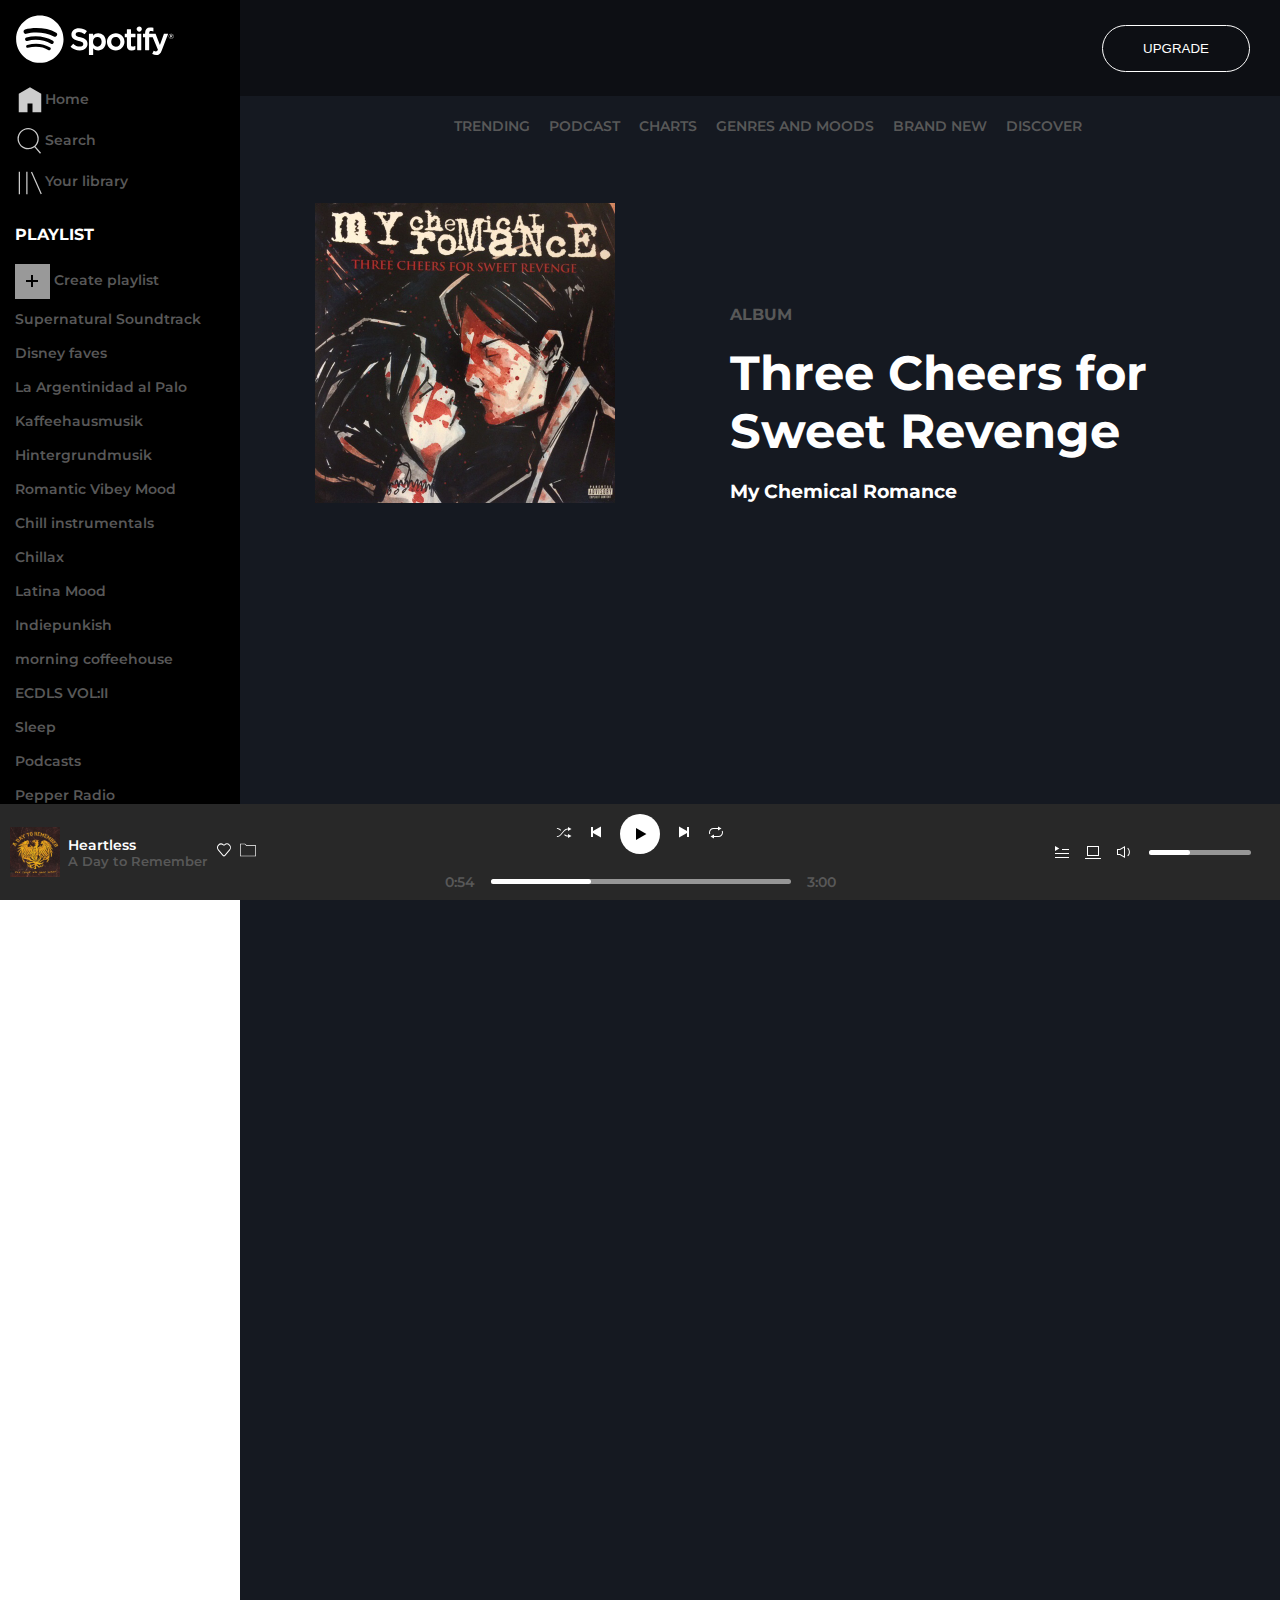
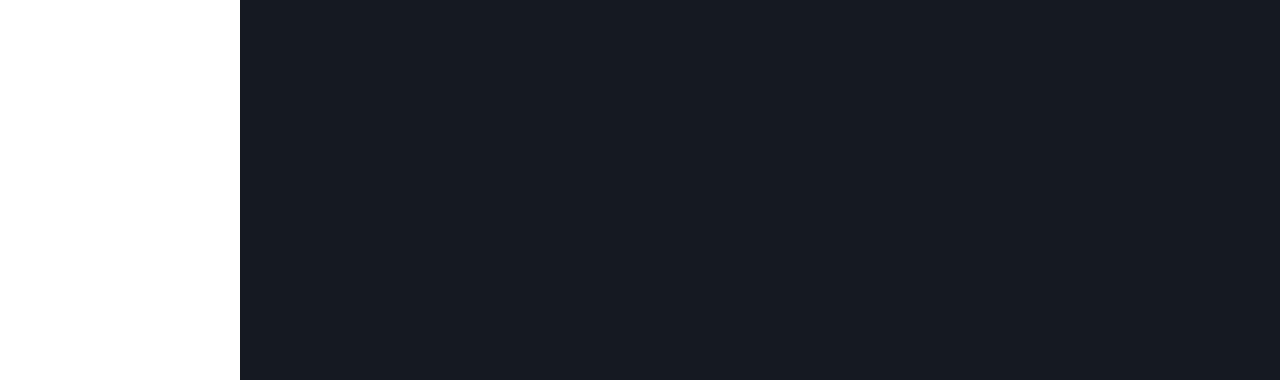
<file: pages/three-cheers.html>
<!DOCTYPE html>
<html lang="en">
<head>
    <meta charset="UTF-8">
    <meta http-equiv="X-UA-Compatible" content="IE=edge">
    <meta name="viewport" content="width=device-width, initial-scale=1.0">
    <link rel="stylesheet" href="../styles.css">
    <link rel="stylesheet" href="pages.css">
    <link rel="preconnect" href="https://fonts.googleapis.com">
<link rel="preconnect" href="https://fonts.gstatic.com" crossorigin>
<link href="https://fonts.googleapis.com/css2?family=Montserrat:wght@100;200;300;400;500;600;700;800&display=swap" rel="stylesheet">
    <title>Spotify</title>
    <link rel="shortcut icon" type="image/jpg" href="../assets/img/favicon.ico"/>
</head>
<body>
    <section class="top-container">
        <nav class="side-bar">
            <div class="logo">
                <img id="main-logo" src="../assets/img/logo.svg" alt="spotify-logo">
            </div>
            <div class="nav-bar-options">
                <ul class="side-nav-bar">
                    <li class="nav-bar-option"><a href="../index.html"><img src="../assets/img/home.svg" alt="home">Home</a></li>
                    <li class="nav-bar-option"><a href=""><img src="../assets/img/search.svg" alt="search">Search</a></li>
                    <li class="nav-bar-option"><a href=""><img src="../assets/img/libreria.svg" alt="libraries">Your library</a></li>
                </ul>
            </div>
            <div class="playlists">
                <h4 class="caps-lock">Playlist</h4>
                <a class="create-playlist" href="">
                    <svg class="plus" role="img" height="20" width="20" aria-hidden="true" view-box="0 0 16 16">
                        <path d="M14 7H9V2H7v5H2v2h5v5h2V9h5z"></path>
                        <path fill="none" d="M0 0h16v16H0z"></path>
                    </svg>
                    Create playlist
                </a> 
                <ul class="side-nav-bar playlists-list">
                    <li class="playlist">
                        <a href="">Supernatural Soundtrack</a>
                    </li>
                    <li class="playlist">
                        <a href="">Disney faves</a>
                    </li>
                    <li class="playlist">
                        <a href="">La Argentinidad al Palo</a>
                    </li>
                    <li class="playlist">
                        <a href="">Kaffeehausmusik</a>
                    </li>
                    <li class="playlist">
                        <a href="">Hintergrundmusik</a>
                    </li>
                    <li class="playlist">
                        <a href="">Romantic Vibey Mood</a>
                    </li>
                    <li class="playlist">
                        <a href="">Chill instrumentals</a>
                    </li>
                    <li class="playlist">
                        <a href="">Chillax</a>
                    </li>
                    <li class="playlist">
                        <a href="">Latina Mood</a>
                    </li>
                    <li class="playlist">
                        <a href="">Indiepunkish</a>
                    </li>
                    <li class="playlist">
                        <a href="">morning coffeehouse</a>
                    </li>
                    <li class="playlist">
                        <a href="">ECDLS VOL:II</a>
                    </li>
                    <li class="playlist">
                        <a href="">Sleep</a>
                    </li>
                    <li class="playlist">
                        <a href="">Podcasts</a>
                    </li>
                    <li class="playlist">
                        <a href="">Pepper Radio</a>
                    </li>
                    <li class="playlist">
                        <a href="">Rockhymnen</a>
                    </li>
                    <li class="playlist">
                        <a href="">Edgy vibes</a>
                    </li>
                    <li class="playlist">
                        <a href="">Previa</a>
                    </li>
                    <li class="playlist">
                        <a href="">Cheesy Weird S$&#</a>
                    </li>
                    <li class="playlist">
                        <a href="">Pop Mood</a>
                    </li>
                    <li class="playlist">
                        <a href="">sad lofi beats to study</a>
                    </li>
                    <li class="playlist">
                        <a href="">TB Melanco</a>
                    </li>
                    <li class="playlist">
                        <a href="">Try out (singing)</a>
                    </li>
                    <li class="playlist">
                        <a href="">Discover Weekly Picks</a>
                    </li>
                    <li class="playlist">
                        <a href="">Hype Upbeat</a>
                    </li>
                    <li class="playlist">
                        <a href="">Chill vibey covers</a>
                    </li>
                    <li class="playlist">
                        <a href="">Reading Soundtrack</a>
                    </li>
                    <li class="playlist">
                        <a href="">El CLUB de la Serpiente</a>
                    </li>
                </ul>  
            </div>
            <div class="install">
                <a class="install-app" href="">
                    <img src="../assets/img/download.svg" alt="download">
                    Install app
                </a>
            </div>
            <div class="user">
                <a href="../pages/profile.html">
                    <img class="round" src="../assets/img/lexy.jpg" alt="lexy">
                    Alexa Maingard
                </a>
            </div>
        </nav>
        <main>
            <header>
                <button class="upgrade caps-lock">
                    Upgrade
                </button>
            </header>
            <section class="main-container">
                <nav class="home-nav caps-lock">
                    <a href="">Trending</a>
                    <a href="">Podcast</a>
                    <a href="">Charts</a>
                    <a href="">Genres and moods</a>
                    <a href="">Brand new</a>
                    <a href="">Discover</a>
                </nav>
                <div class="album-container">
                    <div class="album-details">
                        <img src="../assets/img/albums/mc.jpg" alt="three-cheers-for-sweet-revenge">
                        <div class="album-info">
                            <h4 class="caps-lock">Album</h4>
                            <h1>Three Cheers for Sweet Revenge</h1>
                            <h3>My Chemical Romance</h3>
                        </div>
                    </div>
                    <div class="album-tracks">
                        <iframe src="https://open.spotify.com/embed/track/5dTHtzHFPyi8TlTtzoz1J9?theme=0" width="100%" height="80" frameBorder="0" allowfullscreen="" allow="autoplay; clipboard-write; encrypted-media; fullscreen; picture-in-picture"></iframe>
                        <iframe src="https://open.spotify.com/embed/track/0axF06XwNLobcx5z8BVtYw?theme=0" width="100%" height="80" frameBorder="0" allowfullscreen="" allow="autoplay; clipboard-write; encrypted-media; fullscreen; picture-in-picture"></iframe>
                        <iframe src="https://open.spotify.com/embed/track/0axF06XwNLobcx5z8BVtYw?theme=0" width="100%" height="80" frameBorder="0" allowfullscreen="" allow="autoplay; clipboard-write; encrypted-media; fullscreen; picture-in-picture"></iframe>
                        <iframe src="https://open.spotify.com/embed/track/5bTuwAgYUD5MABOIPH8ZMt?theme=0" width="100%" height="80" frameBorder="0" allowfullscreen="" allow="autoplay; clipboard-write; encrypted-media; fullscreen; picture-in-picture"></iframe>
                        <iframe src="https://open.spotify.com/embed/track/7lRlq939cDG4SzWOF4VAnd?theme=0" width="100%" height="80" frameBorder="0" allowfullscreen="" allow="autoplay; clipboard-write; encrypted-media; fullscreen; picture-in-picture"></iframe>
                        <iframe src="https://open.spotify.com/embed/track/1yKAqZoi8xWGLCf5vajroL?theme=0" width="100%" height="80" frameBorder="0" allowfullscreen="" allow="autoplay; clipboard-write; encrypted-media; fullscreen; picture-in-picture"></iframe>
                        <iframe src="https://open.spotify.com/embed/track/7HKfrU3iuEFrKxTAfVznrG?theme=0" width="100%" height="80" frameBorder="0" allowfullscreen="" allow="autoplay; clipboard-write; encrypted-media; fullscreen; picture-in-picture"></iframe>
                        <iframe src="https://open.spotify.com/embed/track/4vpaz6338VqJIeJHq6z2mU?theme=0" width="100%" height="80" frameBorder="0" allowfullscreen="" allow="autoplay; clipboard-write; encrypted-media; fullscreen; picture-in-picture"></iframe>
                        <iframe src="https://open.spotify.com/embed/track/0BpKPyXhWsTaWkgXeOd1Sn?theme=0" width="100%" height="80" frameBorder="0" allowfullscreen="" allow="autoplay; clipboard-write; encrypted-media; fullscreen; picture-in-picture"></iframe>
                        <iframe src="https://open.spotify.com/embed/track/262RJtiqytpugV1UvDicN9?theme=0" width="100%" height="80" frameBorder="0" allowfullscreen="" allow="autoplay; clipboard-write; encrypted-media; fullscreen; picture-in-picture"></iframe>
                        <iframe src="https://open.spotify.com/embed/track/4fGIqy3bvjX0jz1SJHqjjo?theme=0" width="100%" height="80" frameBorder="0" allowfullscreen="" allow="autoplay; clipboard-write; encrypted-media; fullscreen; picture-in-picture"></iframe>
                        <iframe src="https://open.spotify.com/embed/track/2cViIXIe8Pbd1sOJExMJlK?theme=0" width="100%" height="80" frameBorder="0" allowfullscreen="" allow="autoplay; clipboard-write; encrypted-media; fullscreen; picture-in-picture"></iframe>
                        <iframe src="https://open.spotify.com/embed/track/2cViIXIe8Pbd1sOJExMJlK?theme=0" width="100%" height="80" frameBorder="0" allowfullscreen="" allow="autoplay; clipboard-write; encrypted-media; fullscreen; picture-in-picture"></iframe>
                    </div>
                </div> 
                <div class="music-row">
                    &nbsp;
                </div>
            </section>
        </main>
    </section>
    <footer>
        <div class="playing">
            <img class="song-thumbnail" src="../assets/img/playing.jpg" alt="playing">
            <div class="song">
                <a class="song-name" href="">Heartless</a>
                <a class="artist-name" href="">A Day to Remember</a>
            </div>
            <a class="like" href="">
                <svg role="img" height="16" width="16" view-box="0 0 16 16">
                    <path style="fill:#ffffff;" d="M13.764 2.727a4.057 4.057 0 00-5.488-.253.558.558 0 01-.31.112.531.531 0 01-.311-.112 4.054 4.054 0 00-5.487.253A4.05 4.05 0 00.974 5.61c0 1.089.424 2.113 1.168 2.855l4.462 5.223a1.791 1.791 0 002.726 0l4.435-5.195A4.052 4.052 0 0014.96 5.61a4.057 4.057 0 00-1.196-2.883zm-.722 5.098L8.58 13.048c-.307.36-.921.36-1.228 0L2.864 7.797a3.072 3.072 0 01-.905-2.187c0-.826.321-1.603.905-2.187a3.091 3.091 0 012.191-.913 3.05 3.05 0 011.957.709c.041.036.408.351.954.351.531 0 .906-.31.94-.34a3.075 3.075 0 014.161.192 3.1 3.1 0 01-.025 4.403z"></path>
                </svg>
            </a>
            <a class="save" href="">
                <img src="../assets/img/folder.svg" alt="saved">
            </a>
        </div>
        <div class="player-controls">
            <div class="track-controls">
                <a class="shuffle" href="">
                    <svg role="img" height="16" width="16" view-box="0 0 16 16">
                        <path style="fill:#ffffff;" d="M4.5 6.8l.7-.8C4.1 4.7 2.5 4 .9 4v1c1.3 0 2.6.6 3.5 1.6l.1.2zm7.5 4.7c-1.2 0-2.3-.5-3.2-1.3l-.6.8c1 1 2.4 1.5 3.8 1.5V14l3.5-2-3.5-2v1.5zm0-6V7l3.5-2L12 3v1.5c-1.6 0-3.2.7-4.2 2l-3.4 3.9c-.9 1-2.2 1.6-3.5 1.6v1c1.6 0 3.2-.7 4.2-2l3.4-3.9c.9-1 2.2-1.6 3.5-1.6z"></path>
                    </svg>
                </a>
                <a class="prev-track" href="">
                    <svg role="img" height="16" width="16" view-box="0 0 16 16">
                        <path style="fill:#ffffff;" d="M13 2.5L5 7.119V3H3v10h2V8.881l8 4.619z"></path>
                    </svg>
                </a>
                <a class="play" href="">
                    <svg class="play-svg" role="img" height="16" width="16" view-box="0 0 16 16">
                        <path d="M4.018 14L14.41 8 4.018 2z"></path>
                    </svg>
                </a>
                <a class="next-track" href="">
                    <svg role="img" height="16" width="16" view-box="0 0 16 16">
                        <path style="fill:#ffffff;" d="M11 3v4.119L3 2.5v11l8-4.619V13h2V3z"></path>
                    </svg>
                </a>
                <a class="repeat" href="">
                    <svg role="img" height="16" width="16" view-box="0 0 16 16">
                        <path style="fill:#ffffff;" d="M5.5 5H10v1.5l3.5-2-3.5-2V4H5.5C3 4 1 6 1 8.5c0 .6.1 1.2.4 1.8l.9-.5C2.1 9.4 2 9 2 8.5 2 6.6 3.6 5 5.5 5zm9.1 1.7l-.9.5c.2.4.3.8.3 1.3 0 1.9-1.6 3.5-3.5 3.5H6v-1.5l-3.5 2 3.5 2V13h4.5C13 13 15 11 15 8.5c0-.6-.1-1.2-.4-1.8z"></path>
                    </svg>
                </a>
            </div>
            <div class="track-progress">
                <p>0:54</p>
                <div class="progress-bar">
                    <div class="inner-progress-bar">
                        &nbsp;
                    </div>
                </div>
                <p>3:00</p>
            </div>
        </div>
        <div class="player-options">
            <a class="queue" href="">
                <svg role="img" height="16" width="16" view-box="0 0 16 16">
                    <path style="fill:#ffffff;" d="M2 2v5l4.33-2.5L2 2zm0 12h14v-1H2v1zm0-4h14V9H2v1zm7-5v1h7V5H9z"></path>
                </svg>
            </a>
            <a class="device-connect" href="">
                <svg role="img" height="16" width="16" view-box="0 0 16 16">
                    <path style="fill:#ffffff;" d="M3.001 12h10c.55 0 1-.45 1-1V3c0-.55-.45-1-1-1h-10c-.55 0-1 .45-1 1v8c0 .55.45 1 1 1zm0-9h10v8h-10V3zm12.5 11H.5c-.275 0-.5.225-.5.5s.225.5.5.5h15.001c.275 0 .5-.225.5-.5s-.225-.5-.5-.5z"></path>
                    <path style="fill:#ffffff;" d="M3.001 12h10c.55 0 1-.45 1-1V3c0-.55-.45-1-1-1h-10c-.55 0-1 .45-1 1v8c0 .55.45 1 1 1zm0-9h10v8h-10V3zm12.5 11H.5c-.275 0-.5.225-.5.5s.225.5.5.5h15.001c.275 0 .5-.225.5-.5s-.225-.5-.5-.5z"></path>
                </svg>
            </a>
            <a class="mute-unmute" href="">
                <svg role="presentation" height="16" width="16" view-box="0 0 16 16">
                    <path style="fill:#ffffff;" d="M0 11.032v-6h2.802l5.198-3v12l-5.198-3H0zm7 1.27v-8.54l-3.929 2.27H1v4h2.071L7 12.302zm4.464-2.314q.401-.925.401-1.956 0-1.032-.4-1.957-.402-.924-1.124-1.623L11 3.69q.873.834 1.369 1.957.496 1.123.496 2.385 0 1.262-.496 2.385-.496 1.123-1.369 1.956l-.659-.762q.722-.698 1.123-1.623z"></path>
                </svg>
            </a>
            <div class="progress-bar">
                <div class="inner-progress-bar">
                    &nbsp;
                </div>
            </div>
        </div>     
    </footer>
</body>
</html>
</file>
<file: styles.css>
* {
    margin: 0;
    border: 0;
    box-sizing: border-box;
}

/*** STYLES ***/
body {
    font-family: 'Montserrat', sans-serif;
}

h2 {
    font-size: 1.7rem;
}

h2,
h3 {
    color: white;
}

h4 {
    font-size: 1rem;
}

p, 
a {
    font-size: .9rem;
    font-weight: 600;
}

h4, 
p,
a {
    color: #585858;
}

.caps-lock {
    text-transform: uppercase;
}

.round {
    border-radius: 50%;
}

body::-webkit-scrollbar,
.side-bar::-webkit-scrollbar,
.playlists-list::-webkit-scrollbar{
    width: 0;
}

/*** TOP-PAGE CONTAINER ***/
.top-container {
    display: grid;
    grid-template: 
        "nav main"/
        15rem 1fr;
}

/*** NAVIGATION MENU ***/
.side-bar {
    position: sticky;
    top: 0;
    height: calc(100vh - 6rem);
    padding: 15px;
    background-color: black;
    display: grid;
    grid-area: nav;
    grid-template-rows: 50px 120px 1fr 40px 60px;
    gap: 20px;
}

#main-logo {
    width: 160px;
}

.nav-bar-options,
.playlists-list {
    display: grid;
}

.nav-bar-options {
    grid-template-rows: repeat(3, auto);
}

.side-bar a {
    text-decoration: none;
}

.side-nav-bar {
    display: grid;
    gap: 10px;
    list-style: none;
    padding-left: 0;
}

.create-playlist svg,
.create-playlist a,
.nav-bar-option img,
.nav-bar-option a,
.install-app img,
.install-app a,
.user img,
.user a {
    display: inline-block;
    vertical-align: middle;
}

.nav-bar-option img,
.user img {
    width: 30px;
}

.playlists {
    display: grid;
    gap: 10px;
}

.playlists h4,
.user a {
    color: white;
    font-weight: 700;
}

.playlists h4 {
    padding-bottom: 10px;
}

.playlists-list{
    gap: 15px;
    max-height: 55vh;
}

.side-bar,
.playlists-list {
    overflow-y: auto;
}

.nav-bar-option a:hover,
.create-playlist a:hover,
.playlist a:hover,
.install-app:hover {
    color: white;
}

.plus {
    background-color: #999999;
    padding: 9px;
    height: 35px;
    width: 35px;
}

.create-playlist a:hover .plus{
    background-color: white;
}

.install-app,
.user {
    height: 40px;
    width: 100%;
}

.create-playlist a {
    font-size: 1.1rem;
}

.install-app img {
    width: 20px;
}

.install,
.user {
    position: sticky;
}

.install {
    border-bottom: 2px solid #585858;
}

.user {
    padding: 5px 20px;
    border-radius: 40px;
}


.user:hover {
    background-color: #282828;
}

/*** MUSIC MENU ***/
.main-container {
    background-color: #151921;
    height: 100%;
    display: grid;
    grid-area: main;
}

header {
    height: 6rem;
    padding-right: 30px;
    display: grid;
    place-items: center end;
}

header a{
    text-decoration: none;
}

header,
.upgrade {
    background-color: #0D0F14;
}

.upgrade {
    border-radius: 50px;
    border: 1px solid white;
    color: white;
    padding: 15px 40px;
}

.upgrade:hover {
    background-color: #282828;
    transform: scale(1.1);
}

.home-nav,
.home-nav a {
    display: inline-block;
    text-align: center;
}

.home-nav {
    padding: 20px 0;
}

.home-nav a {
    padding-left: 15px;
    font-weight: 600;
    text-decoration: none;
}

.home-nav a:hover {
    text-decoration: underline #BFFC5B;
    text-decoration-thickness: 0.3rem;
    text-underline-offset: 2px;
    color: white;
    font-weight: 400;
    transform: scale(1.1);
}

.music-container {
    display: grid;
    gap: 30px;
}

.music-row {
    padding: 20px;
    display: grid;
    gap: 20px;
}

.artworks,
.artists {
    display: grid;
    grid-template-columns: repeat(6, 220px);
    grid-template-columns: repeat(auto-fit, minmax(220px, 220px));
    grid-template-rows: repeat(auto-fit, 1fr);
    gap: 20px;
}

.album,
.artist {
    display: grid;
    gap: 10px;  
}

.album h3, 
.album p,
.artists h3 {
    text-align: center;
}

.artworks img,
.artist img {
    width: 220px;
}

.play-button-container,
.small-logo-container {
    position: absolute;
    width: 220px;
    height: 220px;
    background-color: rgba(0, 0, 0, 0);
}

.play-hover-button {
    height: 40px;
    width: 40px;
    padding: 12px;
    border-radius: 50%;
    background-color: white;
    opacity: 0;
    position: inherit;
    top: 90px;
    left: 90px;
}

.play-button-container:before {
    opacity: 0;
}

.play-button-container:hover:before {
    opacity: 1;
}

.play-button-container:hover {
    opacity: 1;
}

.play-button-container:hover .play-hover-button {
    opacity: 1;
}


.play-button-container:hover,
.small-logo-container:hover {
    background-color: rgba(0, 0, 0, 0.3);
}

.small-logo-container img {
    height: 18px;
    width: 18px;
    opacity: .5;
    position: inherit;
    top: 10px;
    left: 10px;
}

/*** FOOTER ***/
footer {
    position: fixed;
    width: 100%;
    bottom: 0;
    z-index: 100;
    height: 6rem;
    display: flex;
    justify-content: space-between;
    background-color: #282828;
}

footer a {
    text-decoration: none;
}

.playing,
.player-controls,
.player-options {
    background-color: #282828;
}

.song {
    display: flex;
    flex-direction: column;
}

.song a:hover {
    text-decoration: underline;
}

.song-name{
    color: white;
    font-size: .9rem;
}

.playing,
.player-options {
    min-width: 16rem;
    display: flex;
    align-items: center;
    justify-content: space-between;
}

.playing {
    padding-left: 10px;
}

.playing .song-thumbnail {
    width: 50px;
}

.playing img {
    width: 16px;
}

.artist-name {
    font-size: .8rem;
}

.play {
    height: 40px;
    width: 40px;
    padding: 12px;
    border-radius: 50%;
    background-color: white;
}

.player-controls{
    width: 100%;
    display: flex;
    flex-direction: column;
    justify-content: space-around;
    align-items: center;
}

.track-controls,
.track-progress{
    display: flex;
    align-items: center;
    justify-content: center;
    gap: 1rem;
}


.progress-bar {
    background-color: rgba(255, 255, 255, 0.513);
    width: 300px;
    height: 5px;
    border-radius: 20px;
}

.inner-progress-bar {
    background-color: rgba(255, 255, 255, 1);
    width: 100px;
    height: 5px;
    border-radius: 20px;
}

.inner-progress-bar:hover {
    background-color: rgb(171, 230, 53);
}

.player-options {
    padding: 3vh 0;
}

.player-options .progress-bar,
.player-options .inner-progress-bar {
    width: 40%;
}

.player-options,
.queue,
.device-connect,
.mute-unmute,
.player-options {
    display: flex;
    justify-content: center;
    align-items: center;
    gap: 1rem;
}
</file>
<file: pages/pages.css>
.album-container {
    background-color: #151921;
    height: 100%;
    display: grid;
    gap: 30px;
}

.album-container h1,
.profile-info-container h1 {
    color: white;
    font-size: 3rem;
}

.album-details,
.profile-info-container {
    display: grid;
    grid-template-columns: repeat(auto-fit, minmax(300px, 450px));
    grid-template-rows: repeat(auto-fit, 1fr);
    gap: 10px;
    place-items: end center;
}

.album-info,
.profile-info {
    display: grid;
    gap: 20px;
    padding-left: 30px;
}

.album-tracks {
    padding: 30px;
    display: grid;
    gap: 20px;
    overflow-y: auto;
}

.album-tracks iframe {
    border: none;
}

.album-details img {
    height: 300px;
}

.profile-container {
    display: grid;
    background-image: linear-gradient(180deg, #380C21, #121212);
}

.profile-info-container {
    height: auto;
    padding: 40px 20px;
    background-image: linear-gradient(180deg, #8F1B50, #490E29);
    display: grid;
}

.profile-info-container img {
    width: 280px;
    display: grid;
}

.profile-info-container h1 {
    display: grid;
}

.profile-info h4,
.profile-info p,
.profile-info a,
.profile-info span{
    color: white;
}

.profile-info a {
    text-decoration: none;
    font-size: .9rem;
    font-weight: 600;
}

.profile-info a:hover {
    text-decoration: underline;
}

.profile-info p,
.profile-info a,
.profile-info span {
    display: inline-block;
}

.profile-container .music-row h2 {
    font-weight: 600;
    font-size: 1.4rem;
}

.profile-container .artist {
    background-color: #141414;
    padding: 20px 10px;
    border-radius: 10px;
    display: grid;
}

.profile-container .artist:hover {
    background-color: #282828;
}


.profile-container .artist img {
    width: 100%;
    padding-bottom: 10px;
}

.profile-container .artist p {
    color: white;
    font-weight: 400;
}

.profile-container .artist h3,
.profile-container .artist p {
    text-align: left;
}

.profile-container .artist h3 {
    font-weight: 500;
}
</file>
